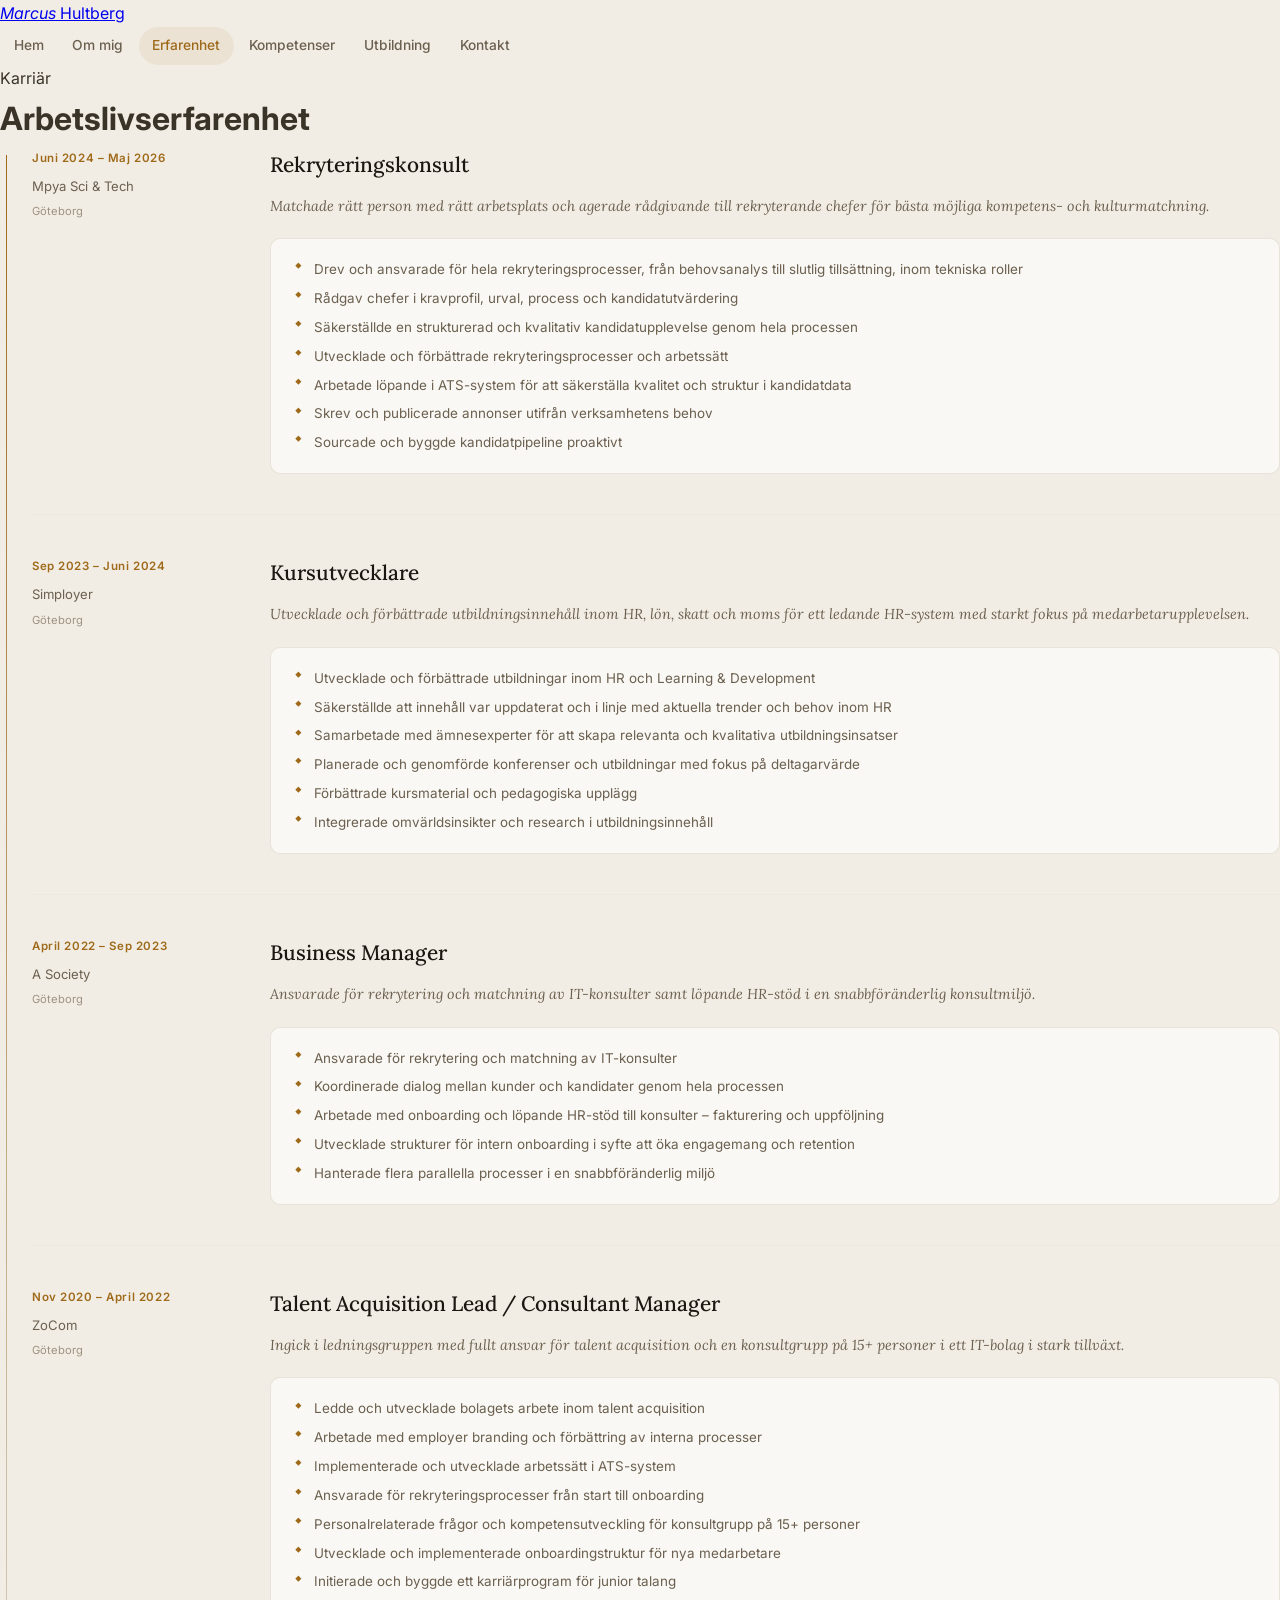
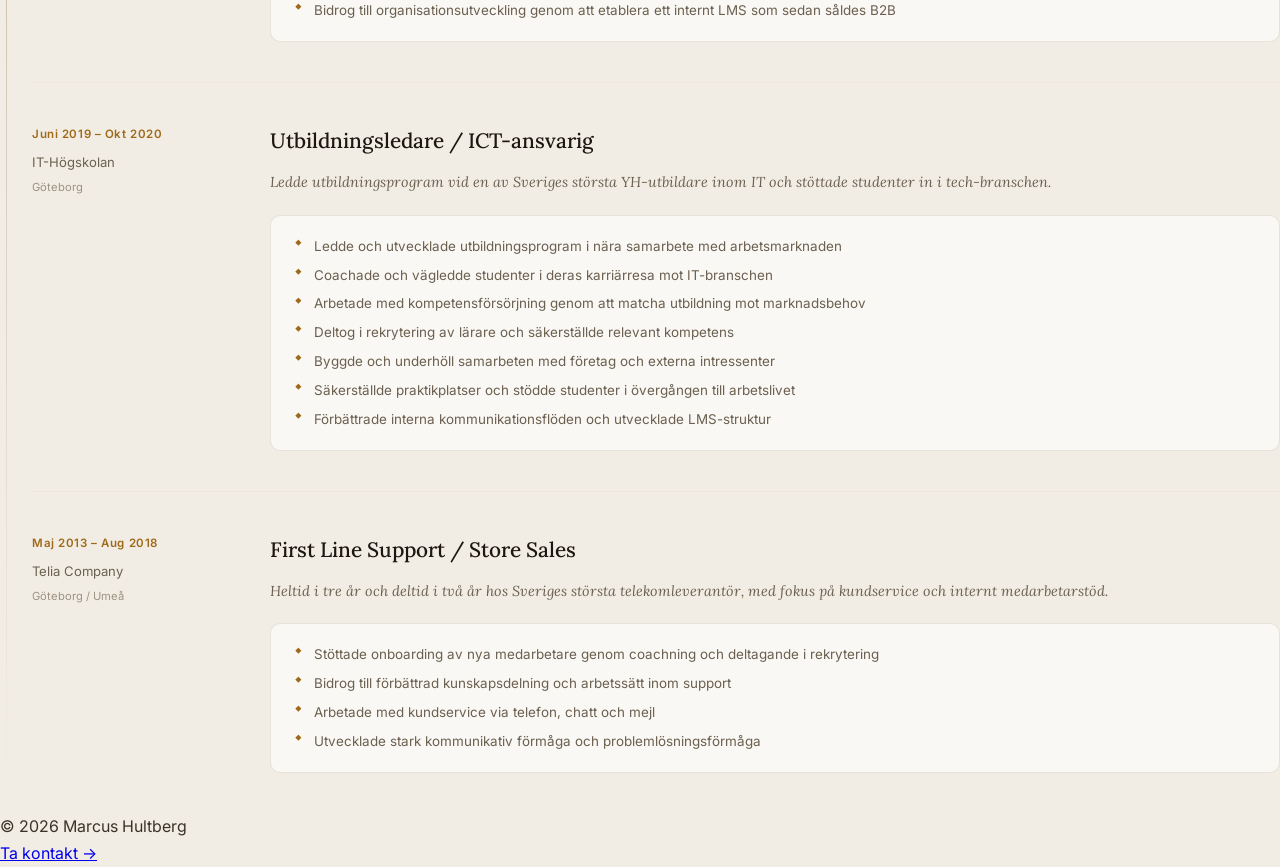
<file: erfarenhet.html>
<!DOCTYPE html>
<html lang="sv">
<head>
  <meta charset="UTF-8" />
  <meta name="viewport" content="width=device-width, initial-scale=1.0" />
  <title>Erfarenhet – Marcus Hultberg</title>
  <link rel="stylesheet" href="style.css" />
  <style>
    .timeline { display: flex; flex-direction: column; }

    .timeline-item {
      display: grid;
      grid-template-columns: 190px 1fr;
      gap: 3rem;
      padding: 2.5rem 0;
      border-bottom: 1px solid var(--border-light);
    }
    .timeline-item:first-child { padding-top: 0; }
    .timeline-item:last-child { border-bottom: none; }

    .timeline-left { padding-top: 0.15rem; }
    .timeline-period {
      font-size: 0.72rem;
      font-weight: 600;
      color: var(--amber);
      letter-spacing: 0.05em;
      margin-bottom: 0.4rem;
    }
    .timeline-company {
      font-size: 0.82rem;
      color: var(--ink-light);
      margin-bottom: 0.3rem;
    }
    .timeline-location {
      font-size: 0.7rem;
      color: var(--ink-dim);
    }

    .timeline-role {
      font-family: 'Lora', Georgia, serif;
      font-size: 1.3rem;
      font-weight: 500;
      color: var(--ink);
      margin-bottom: 0.75rem;
    }
    .timeline-desc {
      font-family: 'Lora', Georgia, serif;
      font-style: italic;
      font-size: 0.9rem;
      color: var(--ink-light);
      line-height: 1.75;
      margin-bottom: 1.2rem;
    }
    .timeline-card {
      background: var(--white);
      border: 1px solid var(--border);
      border-radius: var(--radius);
      padding: 1.25rem 1.5rem;
    }
    .timeline-bullets { list-style: none; display: flex; flex-direction: column; gap: 0.5rem; }
    .timeline-bullets li {
      font-size: 0.84rem;
      color: var(--ink-light);
      padding-left: 1.2rem;
      position: relative;
      line-height: 1.55;
    }
    .timeline-bullets li::before {
      content: '◆';
      position: absolute;
      left: 0;
      color: var(--amber);
      font-size: 0.4rem;
      top: 0.5em;
    }

    @media (max-width: 680px) {
      .timeline-item { grid-template-columns: 1fr; gap: 0.6rem; }
    }
  </style>
</head>
<body>

<nav>
  <div class="nav-inner">
    <a href="index.html" class="nav-logo"><em>Marcus</em> <span>Hultberg</span></a>
    <ul class="nav-links">
      <li><a href="index.html">Hem</a></li>
      <li><a href="om-mig.html">Om mig</a></li>
      <li><a href="erfarenhet.html" class="active">Erfarenhet</a></li>
      <li><a href="kompetenser.html">Kompetenser</a></li>
      <li><a href="utbildning.html">Utbildning</a></li>
      <li><a href="kontakt.html">Kontakt</a></li>
    </ul>
  </div>
</nav>

<div class="page">
  <div class="section-header">
    <p class="section-eyebrow">Karriär</p>
    <h1 class="section-title">Arbetslivserfarenhet</h1>
    <div class="section-divider"></div>
  </div>

  <div class="timeline">

    <div class="timeline-item">
      <div class="timeline-left">
        <p class="timeline-period">Juni 2024 – Maj 2026</p>
        <p class="timeline-company">Mpya Sci &amp; Tech</p>
        <p class="timeline-location">Göteborg</p>
      </div>
      <div>
        <h2 class="timeline-role">Rekryteringskonsult</h2>
        <p class="timeline-desc">Matchade rätt person med rätt arbetsplats och agerade rådgivande till rekryterande chefer för bästa möjliga kompetens- och kulturmatchning.</p>
        <div class="timeline-card">
          <ul class="timeline-bullets">
            <li>Drev och ansvarade för hela rekryteringsprocesser, från behovsanalys till slutlig tillsättning, inom tekniska roller</li>
            <li>Rådgav chefer i kravprofil, urval, process och kandidatutvärdering</li>
            <li>Säkerställde en strukturerad och kvalitativ kandidatupplevelse genom hela processen</li>
            <li>Utvecklade och förbättrade rekryteringsprocesser och arbetssätt</li>
            <li>Arbetade löpande i ATS-system för att säkerställa kvalitet och struktur i kandidatdata</li>
            <li>Skrev och publicerade annonser utifrån verksamhetens behov</li>
            <li>Sourcade och byggde kandidatpipeline proaktivt</li>
          </ul>
        </div>
      </div>
    </div>

    <div class="timeline-item">
      <div class="timeline-left">
        <p class="timeline-period">Sep 2023 – Juni 2024</p>
        <p class="timeline-company">Simployer</p>
        <p class="timeline-location">Göteborg</p>
      </div>
      <div>
        <h2 class="timeline-role">Kursutvecklare</h2>
        <p class="timeline-desc">Utvecklade och förbättrade utbildningsinnehåll inom HR, lön, skatt och moms för ett ledande HR-system med starkt fokus på medarbetarupplevelsen.</p>
        <div class="timeline-card">
          <ul class="timeline-bullets">
            <li>Utvecklade och förbättrade utbildningar inom HR och Learning &amp; Development</li>
            <li>Säkerställde att innehåll var uppdaterat och i linje med aktuella trender och behov inom HR</li>
            <li>Samarbetade med ämnesexperter för att skapa relevanta och kvalitativa utbildningsinsatser</li>
            <li>Planerade och genomförde konferenser och utbildningar med fokus på deltagarvärde</li>
            <li>Förbättrade kursmaterial och pedagogiska upplägg</li>
            <li>Integrerade omvärldsinsikter och research i utbildningsinnehåll</li>
          </ul>
        </div>
      </div>
    </div>

    <div class="timeline-item">
      <div class="timeline-left">
        <p class="timeline-period">April 2022 – Sep 2023</p>
        <p class="timeline-company">A Society</p>
        <p class="timeline-location">Göteborg</p>
      </div>
      <div>
        <h2 class="timeline-role">Business Manager</h2>
        <p class="timeline-desc">Ansvarade för rekrytering och matchning av IT-konsulter samt löpande HR-stöd i en snabbföränderlig konsultmiljö.</p>
        <div class="timeline-card">
          <ul class="timeline-bullets">
            <li>Ansvarade för rekrytering och matchning av IT-konsulter</li>
            <li>Koordinerade dialog mellan kunder och kandidater genom hela processen</li>
            <li>Arbetade med onboarding och löpande HR-stöd till konsulter – fakturering och uppföljning</li>
            <li>Utvecklade strukturer för intern onboarding i syfte att öka engagemang och retention</li>
            <li>Hanterade flera parallella processer i en snabbföränderlig miljö</li>
          </ul>
        </div>
      </div>
    </div>

    <div class="timeline-item">
      <div class="timeline-left">
        <p class="timeline-period">Nov 2020 – April 2022</p>
        <p class="timeline-company">ZoCom</p>
        <p class="timeline-location">Göteborg</p>
      </div>
      <div>
        <h2 class="timeline-role">Talent Acquisition Lead / Consultant Manager</h2>
        <p class="timeline-desc">Ingick i ledningsgruppen med fullt ansvar för talent acquisition och en konsultgrupp på 15+ personer i ett IT-bolag i stark tillväxt.</p>
        <div class="timeline-card">
          <ul class="timeline-bullets">
            <li>Ledde och utvecklade bolagets arbete inom talent acquisition</li>
            <li>Arbetade med employer branding och förbättring av interna processer</li>
            <li>Implementerade och utvecklade arbetssätt i ATS-system</li>
            <li>Ansvarade för rekryteringsprocesser från start till onboarding</li>
            <li>Personalrelaterade frågor och kompetensutveckling för konsultgrupp på 15+ personer</li>
            <li>Utvecklade och implementerade onboardingstruktur för nya medarbetare</li>
            <li>Initierade och byggde ett karriärprogram för junior talang</li>
            <li>Bidrog till organisationsutveckling genom att etablera ett internt LMS som sedan såldes B2B</li>
          </ul>
        </div>
      </div>
    </div>

    <div class="timeline-item">
      <div class="timeline-left">
        <p class="timeline-period">Juni 2019 – Okt 2020</p>
        <p class="timeline-company">IT-Högskolan</p>
        <p class="timeline-location">Göteborg</p>
      </div>
      <div>
        <h2 class="timeline-role">Utbildningsledare / ICT-ansvarig</h2>
        <p class="timeline-desc">Ledde utbildningsprogram vid en av Sveriges största YH-utbildare inom IT och stöttade studenter in i tech-branschen.</p>
        <div class="timeline-card">
          <ul class="timeline-bullets">
            <li>Ledde och utvecklade utbildningsprogram i nära samarbete med arbetsmarknaden</li>
            <li>Coachade och vägledde studenter i deras karriärresa mot IT-branschen</li>
            <li>Arbetade med kompetensförsörjning genom att matcha utbildning mot marknadsbehov</li>
            <li>Deltog i rekrytering av lärare och säkerställde relevant kompetens</li>
            <li>Byggde och underhöll samarbeten med företag och externa intressenter</li>
            <li>Säkerställde praktikplatser och stödde studenter i övergången till arbetslivet</li>
            <li>Förbättrade interna kommunikationsflöden och utvecklade LMS-struktur</li>
          </ul>
        </div>
      </div>
    </div>

    <div class="timeline-item">
      <div class="timeline-left">
        <p class="timeline-period">Maj 2013 – Aug 2018</p>
        <p class="timeline-company">Telia Company</p>
        <p class="timeline-location">Göteborg / Umeå</p>
      </div>
      <div>
        <h2 class="timeline-role">First Line Support / Store Sales</h2>
        <p class="timeline-desc">Heltid i tre år och deltid i två år hos Sveriges största telekomleverantör, med fokus på kundservice och internt medarbetarstöd.</p>
        <div class="timeline-card">
          <ul class="timeline-bullets">
            <li>Stöttade onboarding av nya medarbetare genom coachning och deltagande i rekrytering</li>
            <li>Bidrog till förbättrad kunskapsdelning och arbetssätt inom support</li>
            <li>Arbetade med kundservice via telefon, chatt och mejl</li>
            <li>Utvecklade stark kommunikativ förmåga och problemlösningsförmåga</li>
          </ul>
        </div>
      </div>
    </div>

  </div>
</div>

<footer>
  <p>© 2026 Marcus Hultberg</p>
  <a href="kontakt.html">Ta kontakt →</a>
</footer>

</body>
</html>
</file>
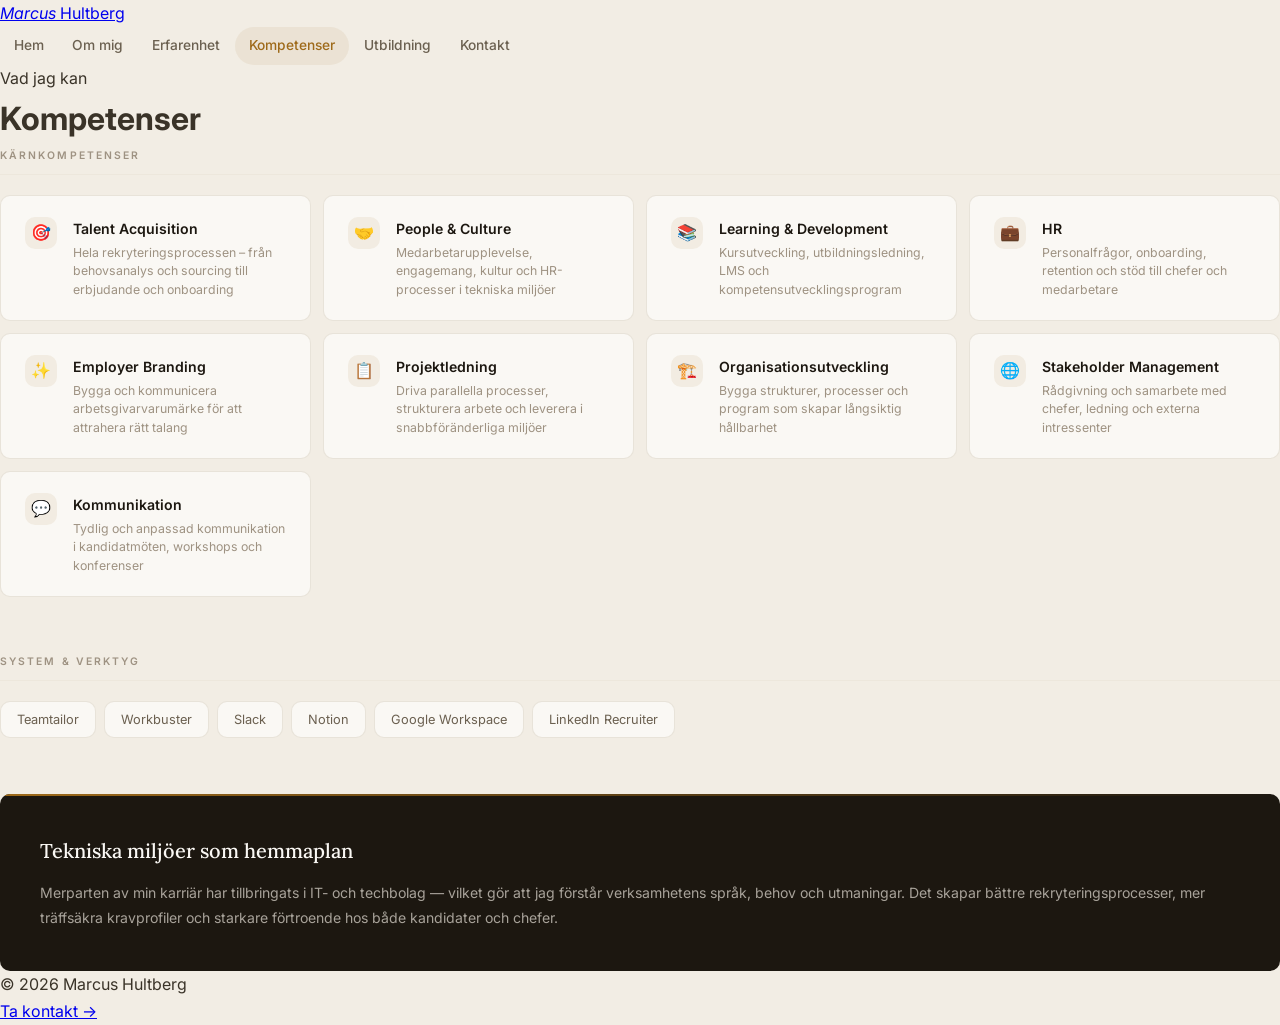
<file: kompetenser.html>
<!DOCTYPE html>
<html lang="sv">
<head>
  <meta charset="UTF-8" />
  <meta name="viewport" content="width=device-width, initial-scale=1.0" />
  <title>Kompetenser – Marcus Hultberg</title>
  <link rel="stylesheet" href="style.css" />
  <style>
    .skills-section { margin-bottom: 3.5rem; }
    .skills-section-title {
      font-size: 0.65rem;
      font-weight: 600;
      letter-spacing: 0.2em;
      text-transform: uppercase;
      color: var(--ink-dim);
      margin-bottom: 1.25rem;
      padding-bottom: 0.6rem;
      border-bottom: 1px solid var(--border-light);
    }

    .core-skills {
      display: grid;
      grid-template-columns: repeat(auto-fill, minmax(260px, 1fr));
      gap: 0.75rem;
    }
    .core-skill-card {
      background: var(--white);
      border: 1px solid var(--border);
      border-radius: var(--radius);
      padding: 1.3rem 1.5rem;
      display: flex;
      align-items: flex-start;
      gap: 1rem;
      transition: border-color 0.15s;
    }
    .core-skill-card:hover { border-color: var(--amber); }
    .core-skill-icon {
      width: 32px;
      height: 32px;
      min-width: 32px;
      background: var(--amber-pale);
      border-radius: var(--radius);
      display: flex;
      align-items: center;
      justify-content: center;
      font-size: 1rem;
    }
    .core-skill-name {
      font-size: 0.88rem;
      font-weight: 600;
      color: var(--ink);
      margin-bottom: 0.2rem;
    }
    .core-skill-desc {
      font-size: 0.77rem;
      color: var(--ink-dim);
      line-height: 1.5;
    }

    .tools-grid { display: flex; flex-wrap: wrap; gap: 0.5rem; }
    .tool-chip {
      background: var(--white);
      border: 1px solid var(--border);
      border-radius: var(--radius);
      padding: 0.4rem 1rem;
      font-size: 0.8rem;
      color: var(--ink-light);
      transition: all 0.15s;
    }
    .tool-chip:hover { border-color: var(--amber); color: var(--amber); }

    .highlight-box {
      background: var(--ink);
      border-radius: var(--radius);
      padding: 2.5rem;
      margin-top: 3rem;
      position: relative;
      overflow: hidden;
    }
    .highlight-box::before {
      content: '';
      position: absolute;
      top: 0; left: 0; right: 0;
      height: 2px;
      background: linear-gradient(90deg, var(--amber), transparent);
    }
    .highlight-box-title {
      font-family: 'Lora', Georgia, serif;
      font-size: 1.25rem;
      font-weight: 500;
      color: var(--white);
      margin-bottom: 0.75rem;
    }
    .highlight-box-text {
      font-size: 0.88rem;
      color: rgba(242,237,228,0.65);
      line-height: 1.8;
    }

    @media (max-width: 600px) { .core-skills { grid-template-columns: 1fr; } }
  </style>
</head>
<body>

<nav>
  <div class="nav-inner">
    <a href="index.html" class="nav-logo"><em>Marcus</em> <span>Hultberg</span></a>
    <ul class="nav-links">
      <li><a href="index.html">Hem</a></li>
      <li><a href="om-mig.html">Om mig</a></li>
      <li><a href="erfarenhet.html">Erfarenhet</a></li>
      <li><a href="kompetenser.html" class="active">Kompetenser</a></li>
      <li><a href="utbildning.html">Utbildning</a></li>
      <li><a href="kontakt.html">Kontakt</a></li>
    </ul>
  </div>
</nav>

<div class="page">
  <div class="section-header">
    <p class="section-eyebrow">Vad jag kan</p>
    <h1 class="section-title">Kompetenser</h1>
    <div class="section-divider"></div>
  </div>

  <div class="skills-section">
    <p class="skills-section-title">Kärnkompetenser</p>
    <div class="core-skills">
      <div class="core-skill-card">
        <div class="core-skill-icon">🎯</div>
        <div>
          <p class="core-skill-name">Talent Acquisition</p>
          <p class="core-skill-desc">Hela rekryteringsprocessen – från behovsanalys och sourcing till erbjudande och onboarding</p>
        </div>
      </div>
      <div class="core-skill-card">
        <div class="core-skill-icon">🤝</div>
        <div>
          <p class="core-skill-name">People &amp; Culture</p>
          <p class="core-skill-desc">Medarbetarupplevelse, engagemang, kultur och HR-processer i tekniska miljöer</p>
        </div>
      </div>
      <div class="core-skill-card">
        <div class="core-skill-icon">📚</div>
        <div>
          <p class="core-skill-name">Learning &amp; Development</p>
          <p class="core-skill-desc">Kursutveckling, utbildningsledning, LMS och kompetensutvecklingsprogram</p>
        </div>
      </div>
      <div class="core-skill-card">
        <div class="core-skill-icon">💼</div>
        <div>
          <p class="core-skill-name">HR</p>
          <p class="core-skill-desc">Personalfrågor, onboarding, retention och stöd till chefer och medarbetare</p>
        </div>
      </div>
      <div class="core-skill-card">
        <div class="core-skill-icon">✨</div>
        <div>
          <p class="core-skill-name">Employer Branding</p>
          <p class="core-skill-desc">Bygga och kommunicera arbetsgivarvarumärke för att attrahera rätt talang</p>
        </div>
      </div>
      <div class="core-skill-card">
        <div class="core-skill-icon">📋</div>
        <div>
          <p class="core-skill-name">Projektledning</p>
          <p class="core-skill-desc">Driva parallella processer, strukturera arbete och leverera i snabbföränderliga miljöer</p>
        </div>
      </div>
      <div class="core-skill-card">
        <div class="core-skill-icon">🏗️</div>
        <div>
          <p class="core-skill-name">Organisationsutveckling</p>
          <p class="core-skill-desc">Bygga strukturer, processer och program som skapar långsiktig hållbarhet</p>
        </div>
      </div>
      <div class="core-skill-card">
        <div class="core-skill-icon">🌐</div>
        <div>
          <p class="core-skill-name">Stakeholder Management</p>
          <p class="core-skill-desc">Rådgivning och samarbete med chefer, ledning och externa intressenter</p>
        </div>
      </div>
      <div class="core-skill-card">
        <div class="core-skill-icon">💬</div>
        <div>
          <p class="core-skill-name">Kommunikation</p>
          <p class="core-skill-desc">Tydlig och anpassad kommunikation i kandidatmöten, workshops och konferenser</p>
        </div>
      </div>
    </div>
  </div>

  <div class="skills-section">
    <p class="skills-section-title">System &amp; verktyg</p>
    <div class="tools-grid">
      <span class="tool-chip">Teamtailor</span>
      <span class="tool-chip">Workbuster</span>
      <span class="tool-chip">Slack</span>
      <span class="tool-chip">Notion</span>
      <span class="tool-chip">Google Workspace</span>
      <span class="tool-chip">LinkedIn Recruiter</span>
    </div>
  </div>

  <div class="highlight-box">
    <h2 class="highlight-box-title">Tekniska miljöer som hemmaplan</h2>
    <p class="highlight-box-text">
      Merparten av min karriär har tillbringats i IT- och techbolag — vilket gör att jag förstår
      verksamhetens språk, behov och utmaningar. Det skapar bättre rekryteringsprocesser,
      mer träffsäkra kravprofiler och starkare förtroende hos både kandidater och chefer.
    </p>
  </div>
</div>

<footer>
  <p>© 2026 Marcus Hultberg</p>
  <a href="kontakt.html">Ta kontakt →</a>
</footer>

</body>
</html>
</file>
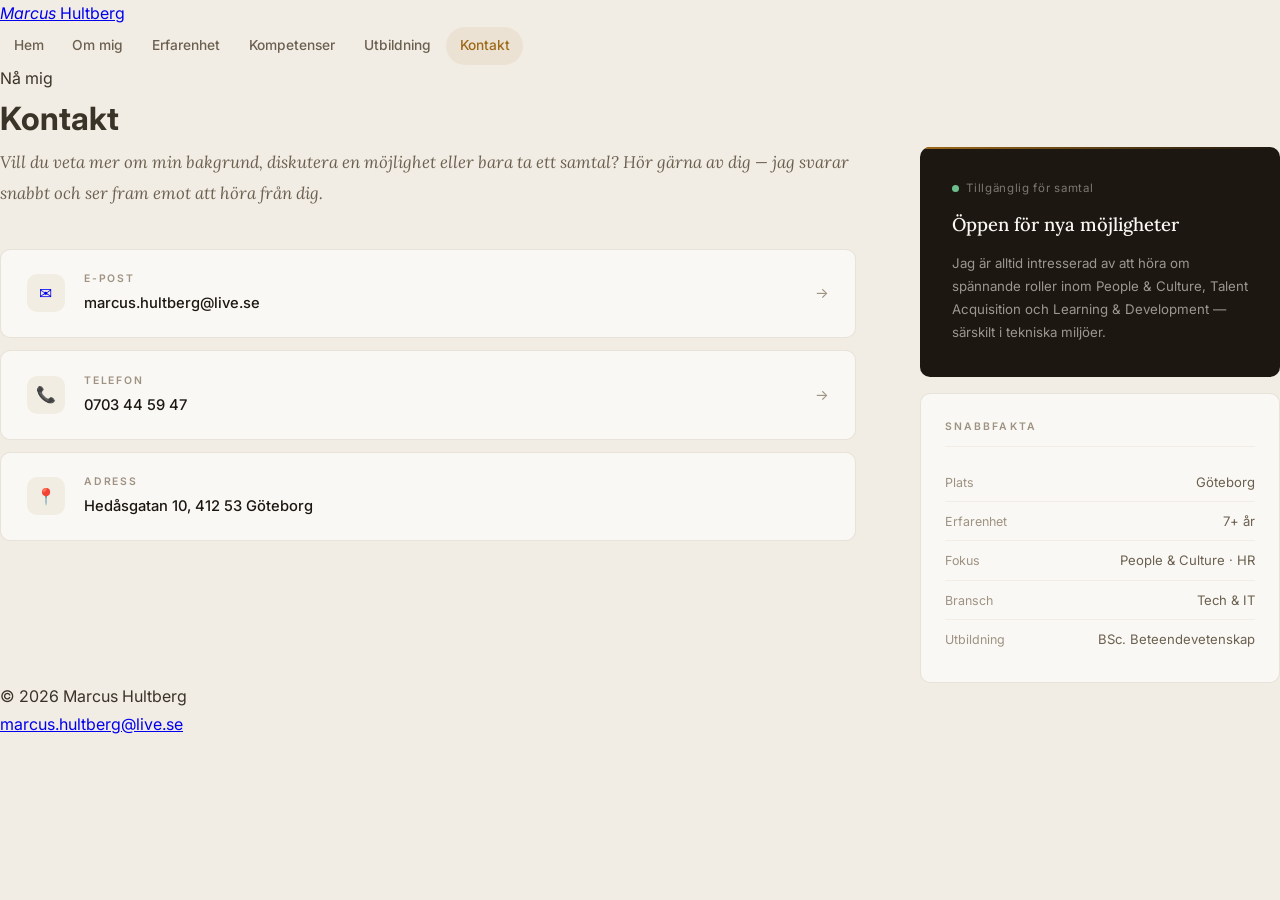
<file: kontakt.html>
<!DOCTYPE html>
<html lang="sv">
<head>
  <meta charset="UTF-8" />
  <meta name="viewport" content="width=device-width, initial-scale=1.0" />
  <title>Kontakt – Marcus Hultberg</title>
  <link rel="stylesheet" href="style.css" />
  <style>
    .kontakt-layout {
      display: grid;
      grid-template-columns: 1fr 360px;
      gap: 4rem;
      align-items: start;
    }
    .kontakt-intro {
      font-family: 'Lora', Georgia, serif;
      font-style: italic;
      font-size: 1.05rem;
      color: var(--ink-light);
      line-height: 1.85;
      margin-bottom: 2.5rem;
    }
    .kontakt-cards { display: flex; flex-direction: column; gap: 0.75rem; }
    .kontakt-card {
      background: var(--white);
      border: 1px solid var(--border);
      border-radius: var(--radius);
      padding: 1.3rem 1.6rem;
      display: flex;
      align-items: center;
      gap: 1.2rem;
      text-decoration: none;
      transition: border-color 0.15s;
    }
    .kontakt-card:hover { border-color: var(--amber); }
    .kontakt-card-icon {
      width: 38px;
      height: 38px;
      min-width: 38px;
      border-radius: var(--radius);
      background: var(--amber-pale);
      display: flex;
      align-items: center;
      justify-content: center;
      font-size: 1rem;
    }
    .kontakt-card-label {
      font-size: 0.65rem;
      font-weight: 600;
      letter-spacing: 0.18em;
      text-transform: uppercase;
      color: var(--ink-dim);
      margin-bottom: 0.2rem;
    }
    .kontakt-card-value {
      font-size: 0.92rem;
      font-weight: 500;
      color: var(--ink);
    }
    .kontakt-card-arrow {
      margin-left: auto;
      font-size: 0.9rem;
      color: var(--ink-dim);
      transition: transform 0.15s;
    }
    .kontakt-card:hover .kontakt-card-arrow { transform: translateX(3px); color: var(--amber); }

    .availability-box {
      background: var(--ink);
      border-radius: var(--radius);
      padding: 2rem;
      margin-bottom: 1rem;
      position: relative;
      overflow: hidden;
    }
    .availability-box::before {
      content: '';
      position: absolute;
      top: 0; left: 0; right: 0;
      height: 2px;
      background: linear-gradient(90deg, var(--amber), transparent);
    }
    .availability-dot {
      display: inline-block;
      width: 7px;
      height: 7px;
      background: #6dbe8d;
      border-radius: 50%;
      margin-right: 0.45rem;
    }
    .availability-status {
      font-size: 0.72rem;
      color: rgba(242,237,228,0.45);
      margin-bottom: 0.7rem;
      letter-spacing: 0.06em;
    }
    .availability-title {
      font-family: 'Lora', Georgia, serif;
      font-size: 1.15rem;
      font-weight: 500;
      color: var(--white);
      margin-bottom: 0.7rem;
    }
    .availability-text {
      font-size: 0.83rem;
      color: rgba(242,237,228,0.6);
      line-height: 1.75;
    }

    .info-box {
      background: var(--white);
      border: 1px solid var(--border);
      border-radius: var(--radius);
      padding: 1.5rem;
    }
    .info-box-title {
      font-size: 0.65rem;
      font-weight: 600;
      letter-spacing: 0.2em;
      text-transform: uppercase;
      color: var(--ink-dim);
      margin-bottom: 1rem;
      padding-bottom: 0.65rem;
      border-bottom: 1px solid var(--border-light);
    }
    .info-row {
      display: flex;
      justify-content: space-between;
      align-items: baseline;
      padding: 0.5rem 0;
      border-bottom: 1px solid var(--border-light);
    }
    .info-row:last-child { border-bottom: none; }
    .info-row-label { font-size: 0.78rem; color: var(--ink-dim); }
    .info-row-value { font-size: 0.82rem; color: var(--ink-light); text-align: right; }

    @media (max-width: 720px) { .kontakt-layout { grid-template-columns: 1fr; } }
  </style>
</head>
<body>

<nav>
  <div class="nav-inner">
    <a href="index.html" class="nav-logo"><em>Marcus</em> <span>Hultberg</span></a>
    <ul class="nav-links">
      <li><a href="index.html">Hem</a></li>
      <li><a href="om-mig.html">Om mig</a></li>
      <li><a href="erfarenhet.html">Erfarenhet</a></li>
      <li><a href="kompetenser.html">Kompetenser</a></li>
      <li><a href="utbildning.html">Utbildning</a></li>
      <li><a href="kontakt.html" class="active">Kontakt</a></li>
    </ul>
  </div>
</nav>

<div class="page">
  <div class="section-header">
    <p class="section-eyebrow">Nå mig</p>
    <h1 class="section-title">Kontakt</h1>
    <div class="section-divider"></div>
  </div>

  <div class="kontakt-layout">
    <div>
      <p class="kontakt-intro">
        Vill du veta mer om min bakgrund, diskutera en möjlighet eller bara ta ett samtal?
        Hör gärna av dig — jag svarar snabbt och ser fram emot att höra från dig.
      </p>
      <div class="kontakt-cards">
        <a href="mailto:marcus.hultberg@live.se" class="kontakt-card">
          <div class="kontakt-card-icon">✉️</div>
          <div>
            <p class="kontakt-card-label">E-post</p>
            <p class="kontakt-card-value">marcus.hultberg@live.se</p>
          </div>
          <span class="kontakt-card-arrow">→</span>
        </a>
        <a href="tel:+46703445947" class="kontakt-card">
          <div class="kontakt-card-icon">📞</div>
          <div>
            <p class="kontakt-card-label">Telefon</p>
            <p class="kontakt-card-value">0703 44 59 47</p>
          </div>
          <span class="kontakt-card-arrow">→</span>
        </a>
        <div class="kontakt-card" style="cursor:default;">
          <div class="kontakt-card-icon">📍</div>
          <div>
            <p class="kontakt-card-label">Adress</p>
            <p class="kontakt-card-value">Hedåsgatan 10, 412 53 Göteborg</p>
          </div>
        </div>
      </div>
    </div>

    <div>
      <div class="availability-box">
        <p class="availability-status"><span class="availability-dot"></span>Tillgänglig för samtal</p>
        <h2 class="availability-title">Öppen för nya möjligheter</h2>
        <p class="availability-text">Jag är alltid intresserad av att höra om spännande roller inom People &amp; Culture, Talent Acquisition och Learning &amp; Development — särskilt i tekniska miljöer.</p>
      </div>
      <div class="info-box">
        <p class="info-box-title">Snabbfakta</p>
        <div class="info-row">
          <span class="info-row-label">Plats</span>
          <span class="info-row-value">Göteborg</span>
        </div>
        <div class="info-row">
          <span class="info-row-label">Erfarenhet</span>
          <span class="info-row-value">7+ år</span>
        </div>
        <div class="info-row">
          <span class="info-row-label">Fokus</span>
          <span class="info-row-value">People &amp; Culture · HR</span>
        </div>
        <div class="info-row">
          <span class="info-row-label">Bransch</span>
          <span class="info-row-value">Tech &amp; IT</span>
        </div>
        <div class="info-row">
          <span class="info-row-label">Utbildning</span>
          <span class="info-row-value">BSc. Beteendevetenskap</span>
        </div>
      </div>
    </div>
  </div>
</div>

<footer>
  <p>© 2026 Marcus Hultberg</p>
  <a href="mailto:marcus.hultberg@live.se">marcus.hultberg@live.se</a>
</footer>

</body>
</html>
</file>
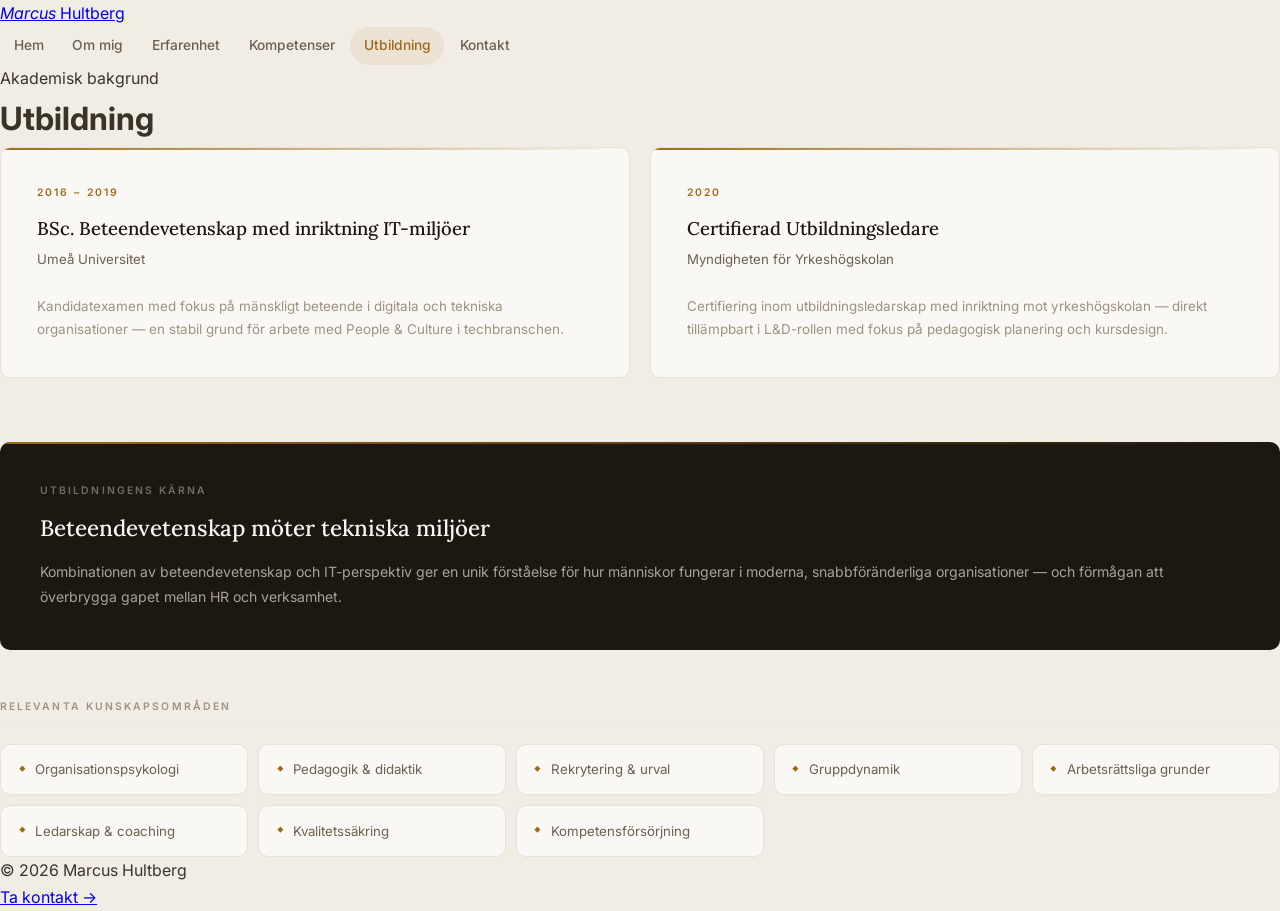
<file: utbildning.html>
<!DOCTYPE html>
<html lang="sv">
<head>
  <meta charset="UTF-8" />
  <meta name="viewport" content="width=device-width, initial-scale=1.0" />
  <title>Utbildning – Marcus Hultberg</title>
  <link rel="stylesheet" href="style.css" />
  <style>
    .edu-grid {
      display: grid;
      grid-template-columns: 1fr 1fr;
      gap: 1.25rem;
      margin-bottom: 4rem;
    }
    .edu-card {
      background: var(--white);
      border: 1px solid var(--border);
      border-radius: var(--radius);
      padding: 2.25rem;
      position: relative;
      overflow: hidden;
    }
    .edu-card::before {
      content: '';
      position: absolute;
      top: 0; left: 0; right: 0;
      height: 2px;
      background: linear-gradient(90deg, var(--amber), transparent);
    }
    .edu-card-year {
      font-size: 0.65rem;
      font-weight: 600;
      letter-spacing: 0.2em;
      text-transform: uppercase;
      color: var(--amber);
      margin-bottom: 0.9rem;
    }
    .edu-card-degree {
      font-family: 'Lora', Georgia, serif;
      font-size: 1.15rem;
      font-weight: 500;
      color: var(--ink);
      line-height: 1.35;
      margin-bottom: 0.5rem;
    }
    .edu-card-school {
      font-size: 0.83rem;
      color: var(--ink-light);
      margin-bottom: 1.5rem;
    }
    .edu-card-desc {
      font-size: 0.84rem;
      color: var(--ink-dim);
      line-height: 1.7;
    }

    .edu-focus {
      background: var(--ink);
      border-radius: var(--radius);
      padding: 2.5rem;
      margin-bottom: 3rem;
      position: relative;
      overflow: hidden;
    }
    .edu-focus::before {
      content: '';
      position: absolute;
      top: 0; left: 0; right: 0;
      height: 2px;
      background: linear-gradient(90deg, var(--amber), transparent);
    }
    .edu-focus-label {
      font-size: 0.65rem;
      font-weight: 600;
      letter-spacing: 0.2em;
      text-transform: uppercase;
      color: rgba(242,237,228,0.4);
      margin-bottom: 0.6rem;
    }
    .edu-focus-title {
      font-family: 'Lora', Georgia, serif;
      font-size: 1.4rem;
      font-weight: 500;
      color: var(--white);
      margin-bottom: 0.75rem;
    }
    .edu-focus-text {
      font-size: 0.88rem;
      color: rgba(242,237,228,0.65);
      line-height: 1.8;
    }

    .edu-areas-title {
      font-size: 0.65rem;
      font-weight: 600;
      letter-spacing: 0.2em;
      text-transform: uppercase;
      color: var(--ink-dim);
      margin-bottom: 1.1rem;
      padding-bottom: 0.6rem;
      border-bottom: 1px solid var(--border-light);
    }
    .edu-areas {
      display: grid;
      grid-template-columns: repeat(auto-fill, minmax(210px, 1fr));
      gap: 0.6rem;
    }
    .edu-area {
      background: var(--white);
      border: 1px solid var(--border);
      border-radius: var(--radius);
      padding: 0.85rem 1.1rem;
      font-size: 0.83rem;
      color: var(--ink-light);
      display: flex;
      align-items: center;
      gap: 0.6rem;
    }
    .edu-area::before {
      content: '◆';
      color: var(--amber);
      font-size: 0.4rem;
      flex-shrink: 0;
    }

    @media (max-width: 600px) { .edu-grid { grid-template-columns: 1fr; } }
  </style>
</head>
<body>

<nav>
  <div class="nav-inner">
    <a href="index.html" class="nav-logo"><em>Marcus</em> <span>Hultberg</span></a>
    <ul class="nav-links">
      <li><a href="index.html">Hem</a></li>
      <li><a href="om-mig.html">Om mig</a></li>
      <li><a href="erfarenhet.html">Erfarenhet</a></li>
      <li><a href="kompetenser.html">Kompetenser</a></li>
      <li><a href="utbildning.html" class="active">Utbildning</a></li>
      <li><a href="kontakt.html">Kontakt</a></li>
    </ul>
  </div>
</nav>

<div class="page">
  <div class="section-header">
    <p class="section-eyebrow">Akademisk bakgrund</p>
    <h1 class="section-title">Utbildning</h1>
    <div class="section-divider"></div>
  </div>

  <div class="edu-grid">
    <div class="edu-card">
      <p class="edu-card-year">2016 – 2019</p>
      <h2 class="edu-card-degree">BSc. Beteendevetenskap med inriktning IT-miljöer</h2>
      <p class="edu-card-school">Umeå Universitet</p>
      <p class="edu-card-desc">Kandidatexamen med fokus på mänskligt beteende i digitala och tekniska organisationer — en stabil grund för arbete med People &amp; Culture i techbranschen.</p>
    </div>
    <div class="edu-card">
      <p class="edu-card-year">2020</p>
      <h2 class="edu-card-degree">Certifierad Utbildningsledare</h2>
      <p class="edu-card-school">Myndigheten för Yrkeshögskolan</p>
      <p class="edu-card-desc">Certifiering inom utbildningsledarskap med inriktning mot yrkeshögskolan — direkt tillämpbart i L&amp;D-rollen med fokus på pedagogisk planering och kursdesign.</p>
    </div>
  </div>

  <div class="edu-focus">
    <p class="edu-focus-label">Utbildningens kärna</p>
    <h2 class="edu-focus-title">Beteendevetenskap möter tekniska miljöer</h2>
    <p class="edu-focus-text">Kombinationen av beteendevetenskap och IT-perspektiv ger en unik förståelse för hur människor fungerar i moderna, snabbföränderliga organisationer — och förmågan att överbrygga gapet mellan HR och verksamhet.</p>
  </div>

  <div>
    <p class="edu-areas-title">Relevanta kunskapsområden</p>
    <div class="edu-areas">
      <div class="edu-area">Organisationspsykologi</div>
      <div class="edu-area">Pedagogik &amp; didaktik</div>
      <div class="edu-area">Rekrytering &amp; urval</div>
      <div class="edu-area">Gruppdynamik</div>
      <div class="edu-area">Arbetsrättsliga grunder</div>
      <div class="edu-area">Ledarskap &amp; coaching</div>
      <div class="edu-area">Kvalitetssäkring</div>
      <div class="edu-area">Kompetensförsörjning</div>
    </div>
  </div>
</div>

<footer>
  <p>© 2026 Marcus Hultberg</p>
  <a href="kontakt.html">Ta kontakt →</a>
</footer>

</body>
</html>
</file>
<file: style.css>
@import url('https://fonts.googleapis.com/css2?family=Lora:ital,wght@0,400;0,500;0,600;0,700;1,400;1,500;1,600&family=Inter:wght@300;400;500;600;700&family=JetBrains+Mono:wght@400;500&display=swap');

*, *::before, *::after { box-sizing: border-box; margin: 0; padding: 0; }

:root {
  /* ── PALETTE (unchanged from previous site) ── */
  --bg:            #f2ede4;
  --bg2:           #ece6da;
  --bg3:           #e4ddd0;
  --white:         #faf8f4;
  --border:        rgba(216,208,192,0.5);
  --border-light:  rgba(228,221,208,0.4);
  --border-strong: rgba(184,173,152,0.5);
  --ink:           #1c1710;
  --ink-mid:       #3a3328;
  --ink-light:     #6b6050;
  --ink-dim:       #9e9282;
  --amber:         #9e6a1a;
  --amber-light:   #b87d2a;
  --amber-pale:    rgba(var(--accent-rgb),0.08);

  /* Channels behind the colours above. A job theme (jobs/<slug>.css) sets
     these and every wash, shadow and tint on the page follows along. */
  --accent-rgb:    158,106,26;
  --white-rgb:     250,248,244;
  --bg-rgb:        242,237,228;

  /* The veil over the Gothenburg photo, and the tick in "What I'm passionate
     about" — both carry a colour a theme needs to be able to reach. */
  --photo-veil: linear-gradient(160deg,
    rgba(242,237,228,0.96) 0%,
    rgba(236,230,218,0.93) 40%,
    rgba(228,221,208,0.88) 70%,
    rgba(220,212,198,0.82) 100%);
  --icon-check: url("data:image/svg+xml,%3Csvg xmlns='http://www.w3.org/2000/svg' viewBox='0 0 24 24' fill='none' stroke='%239e6a1a' stroke-width='3.5' stroke-linecap='round' stroke-linejoin='round'%3E%3Cpolyline points='20 6 9 17 4 12'/%3E%3C/svg%3E");

  --radius:        10px;
  --radius-lg:     18px;
  --radius-pill:   100px;
  --max:           1080px;
  --nav-h:         64px;
  --shadow:        0 2px 12px rgba(28,23,16,0.10), 0 1px 3px rgba(28,23,16,0.06);
  --shadow-sm:     0 1px 4px rgba(28,23,16,0.07);
  --shadow-lg:     0 10px 40px rgba(28,23,16,0.13);

  --serif:  'Lora', Georgia, 'Times New Roman', serif;
  --sans:   'Inter', system-ui, -apple-system, sans-serif;
  --mono:   'JetBrains Mono', ui-monospace, 'SF Mono', Menlo, monospace;
}

html { scroll-behavior: smooth; scroll-padding-top: calc(var(--nav-h) + 16px); }

body {
  background: var(--bg);
  color: var(--ink-mid);
  font-family: var(--sans);
  font-size: 16px;
  line-height: 1.7;
  -webkit-font-smoothing: antialiased;
  overflow-x: hidden;
}

img { max-width: 100%; display: block; }
::selection { background: rgba(var(--accent-rgb),0.18); }

/* Keyboard focus is always visible; mouse clicks don't draw the ring. */
:focus-visible { outline: 3px solid var(--amber); outline-offset: 3px; border-radius: 4px; }

.sr-only {
  position: absolute;
  width: 1px; height: 1px;
  margin: -1px; padding: 0;
  overflow: hidden;
  clip: rect(0 0 0 0);
  white-space: nowrap;
  border: 0;
}

/* ══════════════════════════════════════════
   NAV
   ══════════════════════════════════════════ */
.nav {
  position: fixed;
  top: 0; left: 0; right: 0;
  z-index: 100;
  background: rgba(var(--white-rgb),0.78);
  backdrop-filter: blur(14px);
  -webkit-backdrop-filter: blur(14px);
  border-bottom: 1px solid var(--border);
}
.nav-top {
  max-width: var(--max);
  height: var(--nav-h);
  margin: 0 auto;
  padding: 0 2.5rem;
  display: flex;
  align-items: center;
  gap: 1.5rem;
}
.nav-bar { margin-left: auto; min-width: 0; }

.brand {
  display: flex;
  align-items: center;
  gap: 0.6rem;
  font-family: var(--serif);
  font-size: 1.12rem;
  font-weight: 600;
  color: var(--ink);
  text-decoration: none;
  letter-spacing: 0.005em;
}
.brand-dot {
  width: 10px; height: 10px;
  border-radius: 50%;
  background: var(--amber);
  box-shadow: 0 0 0 3px var(--amber-pale);
  flex-shrink: 0;
}
.brand em { font-style: normal; color: var(--amber); }

.nav-actions { display: flex; align-items: center; gap: 0.6rem; }

.nav-links {
  display: flex;
  align-items: center;
  gap: 0.1rem;
  list-style: none;
  min-width: 0;
  overflow-x: auto;
  scrollbar-width: none;
  -ms-overflow-style: none;
}
.nav-links::-webkit-scrollbar { display: none; }
.nav-links a {
  display: block;
  font-size: 0.86rem;
  font-weight: 500;
  color: var(--ink-light);
  text-decoration: none;
  padding: 0.45rem 0.85rem;
  border-radius: var(--radius-pill);
  transition: color 0.15s, background 0.15s;
  white-space: nowrap;
}
.nav-links a:hover { color: var(--ink); background: rgba(216,208,192,0.28); }
.nav-links a.active { color: var(--amber); background: var(--amber-pale); }

/* "What I do" is in the nav only on application pages, where packs retitle
   it "How I match". job.js sets .has-pack once a pack has been applied. */
.nav-links .nav-match,
.nav-mobile .nav-match { display: none; }
.has-pack .nav-links .nav-match { display: list-item; }
.has-pack .nav-mobile .nav-match { display: block; }

/* Language toggle */
.lang-toggle {
  font-family: var(--mono);
  font-size: 0.66rem;
  font-weight: 500;
  letter-spacing: 0.1em;
  color: var(--ink-light);
  background: rgba(var(--white-rgb),0.6);
  border: 1px solid var(--border-strong);
  border-radius: var(--radius-pill);
  padding: 0.3rem 0.7rem;
  cursor: pointer;
  transition: border-color 0.15s, color 0.15s;
}
.lang-toggle:hover { border-color: var(--amber); color: var(--amber); }

/* Hamburger */
.nav-hamburger {
  display: none;
  flex-direction: column;
  justify-content: center;
  gap: 4px;
  width: 30px; height: 30px;
  background: none; border: none;
  cursor: pointer; padding: 3px;
}
.nav-hamburger span {
  display: block; width: 100%; height: 2px;
  background: var(--ink-light); border-radius: 2px;
  transition: transform 0.25s, opacity 0.2s;
}
.nav-hamburger.open span:nth-child(1) { transform: translateY(6px) rotate(45deg); }
.nav-hamburger.open span:nth-child(2) { opacity: 0; }
.nav-hamburger.open span:nth-child(3) { transform: translateY(-6px) rotate(-45deg); }

.nav-mobile {
  display: none;
  position: fixed;
  inset: var(--nav-h) 0 0;
  z-index: 99;
  background: rgba(var(--bg-rgb),0.98);
  backdrop-filter: blur(16px);
  flex-direction: column;
  align-items: center;
  justify-content: center;
  gap: 0.25rem;
}
.nav-mobile.open { display: flex; }
.nav-mobile a {
  font-family: var(--serif);
  font-size: 1.35rem;
  font-weight: 500;
  color: var(--ink-light);
  text-decoration: none;
  padding: 0.6rem 1.5rem;
}
.nav-mobile a:hover, .nav-mobile a.active { color: var(--amber); }

/* ══════════════════════════════════════════
   BUTTONS
   ══════════════════════════════════════════ */
.btn {
  display: inline-flex;
  align-items: center;
  gap: 0.55rem;
  font-family: var(--sans);
  font-size: 0.86rem;
  font-weight: 600;
  line-height: 1;
  text-decoration: none;
  padding: 0.85rem 1.5rem;
  border-radius: var(--radius-pill);
  border: 1px solid transparent;
  cursor: pointer;
  transition: background 0.18s, border-color 0.18s, color 0.18s, transform 0.18s, box-shadow 0.18s;
  white-space: nowrap;
}
.btn:hover { transform: translateY(-1px); }
.btn-primary {
  background: var(--amber);
  border-color: var(--amber);
  color: var(--white);
  box-shadow: 0 2px 10px rgba(var(--accent-rgb),0.22);
}
.btn-primary:hover { background: var(--amber-light); border-color: var(--amber-light); box-shadow: 0 6px 18px rgba(var(--accent-rgb),0.28); }
.btn-ghost {
  background: rgba(var(--white-rgb),0.6);
  border-color: var(--border-strong);
  color: var(--ink);
  backdrop-filter: blur(8px);
}
.btn-ghost:hover { border-color: var(--amber); color: var(--amber); }
.btn-sm { font-size: 0.78rem; padding: 0.55rem 1.1rem; }
.btn .arr { font-size: 0.9em; opacity: 0.85; }

/* ══════════════════════════════════════════
   LAYOUT PRIMITIVES
   ══════════════════════════════════════════ */
.wrap { max-width: var(--max); margin: 0 auto; padding: 0 2.5rem; }

.band { position: relative; padding: 6rem 0; }
.band--alt { background: var(--bg2); }
.band--tint { background: var(--bg3); }
.band + .band--alt, .band--alt + .band { border-top: 1px solid var(--border-light); }

/* Photo band = Gothenburg background, same treatment as before */
.band--photo { color: var(--ink); }
.band--photo::before {
  content: '';
  position: absolute; inset: 0;
  background-image: url('goteborg.jpg');
  background-size: cover;
  background-position: center 60%;
  background-attachment: fixed;
  z-index: 0;
}
.band--photo::after {
  content: '';
  position: absolute; inset: 0;
  background: var(--photo-veil);
  z-index: 0;
}
.band--photo > :not(dialog) { position: relative; z-index: 1; }

/* Section heading block */
.eyebrow {
  font-family: var(--mono);
  font-size: 0.7rem;
  font-weight: 500;
  letter-spacing: 0.22em;
  text-transform: uppercase;
  color: var(--amber);
  margin-bottom: 1rem;
}
.sec-title {
  font-family: var(--serif);
  font-size: clamp(1.85rem, 3.4vw, 2.6rem);
  font-weight: 600;
  line-height: 1.15;
  color: var(--ink);
  letter-spacing: -0.01em;
  max-width: 22ch;
}
.sec-lead {
  font-size: 1rem;
  color: var(--ink-light);
  line-height: 1.8;
  max-width: 62ch;
  margin-top: 1.1rem;
}
.sec-head { margin-bottom: 2.75rem; }
.sec-actions { display: flex; flex-wrap: wrap; gap: 0.6rem; margin-top: 1.5rem; }

/* Cards */
.card {
  background: rgba(var(--white-rgb),0.6);
  backdrop-filter: blur(8px);
  border: 1px solid var(--border);
  border-radius: var(--radius-lg);
  box-shadow: var(--shadow-sm), inset 0 1px 0 rgba(255,255,255,0.5);
}

/* Pills */
.pill {
  display: inline-block;
  font-size: 0.82rem;
  color: var(--ink-mid);
  background: rgba(var(--white-rgb),0.65);
  border: 1px solid var(--border-strong);
  border-radius: var(--radius-pill);
  padding: 0.4rem 1rem;
  transition: border-color 0.15s, color 0.15s;
}
.pill--accent { background: var(--amber-pale); border-color: rgba(var(--accent-rgb),0.28); color: var(--amber); font-weight: 500; }
.pill-row { display: flex; flex-wrap: wrap; gap: 0.5rem; }

/* Reveal on scroll */
.reveal { opacity: 0; transform: translateY(12px); transition: opacity 0.45s ease, transform 0.45s ease; }
.reveal.in { opacity: 1; transform: none; }
@media (prefers-reduced-motion: reduce) {
  html { scroll-behavior: auto; }
  .reveal { opacity: 1; transform: none; transition: none; }
  .btn:hover { transform: none; }
  .ask-dot { animation: none; }
}

/* ══════════════════════════════════════════
   HERO
   ══════════════════════════════════════════ */
.hero { padding: calc(var(--nav-h) + 4rem) 0 4rem; }

/* Portrait and header text sit side by side, vertically centred on each
   other, rather than the photo stacking above the name. */
.hero-grid {
  display: grid;
  grid-template-columns: minmax(0, 1fr) 290px;
  gap: 4rem;
  align-items: center;
  margin-bottom: 4rem;
}
.hero-photo {
  width: 100%;
  aspect-ratio: 1 / 1.06;
  border-radius: var(--radius);
  overflow: hidden;
  box-shadow: var(--shadow-lg);
  border: 1px solid rgba(255,255,255,0.35);
}
.hero-photo img { width: 100%; height: 100%; object-fit: cover; object-position: top center; }

.hero-name {
  font-family: var(--serif);
  font-size: clamp(2.7rem, 6.2vw, 4.6rem);
  font-weight: 600;
  line-height: 1.02;
  letter-spacing: -0.022em;
  color: var(--ink);
  margin-bottom: 0.5rem;
}
.hero-role {
  font-family: var(--serif);
  font-style: italic;
  font-weight: 500;
  font-size: clamp(1.1rem, 2.1vw, 1.45rem);
  color: var(--amber);
  margin-bottom: 1.6rem;
}
.hero-lead {
  font-size: 1.08rem;
  line-height: 1.75;
  color: var(--ink-mid);
  max-width: 58ch;
  margin-bottom: 1.8rem;
}
.hero-lead strong { font-weight: 600; color: var(--ink); }

.meta-row {
  display: flex;
  flex-wrap: wrap;
  align-items: center;
  gap: 0.55rem 0.9rem;
  font-size: 0.86rem;
  color: var(--ink-light);
  margin-bottom: 2.2rem;
}
.meta-row .sep { color: var(--amber); font-size: 0.6rem; }
.meta-row svg { width: 15px; height: 15px; stroke: var(--amber); vertical-align: -2px; margin-right: 0.35rem; }

.hero-cta { display: flex; flex-wrap: wrap; gap: 0.7rem; }

/* At a glance: three numbers in a row, split by thin rules. */
.glance-label {
  font-family: var(--mono);
  font-size: 0.7rem;
  font-weight: 500;
  letter-spacing: 0.2em;
  text-transform: uppercase;
  color: var(--ink-dim);
  margin-bottom: 0.9rem;
}
.stat-strip {
  display: grid;
  grid-template-columns: repeat(3, 1fr);
  border-top: 1px solid var(--border-strong);
}
.stat { padding: 1.4rem 1.6rem 0.2rem; border-right: 1px solid var(--border); }
.stat:first-child { padding-left: 0; }
.stat:last-child { border-right: none; }
.stat-num {
  font-family: var(--serif);
  font-size: 2rem;
  font-weight: 600;
  line-height: 1;
  color: var(--ink);
  margin-bottom: 0.45rem;
}
.stat-label { font-size: 0.8rem; color: var(--ink-light); line-height: 1.5; }

/* ══════════════════════════════════════════
   AI ASSISTANT — floating button and panel
   Position and size hang on the ids, so a job theme that styles `.ask` as
   a band (padding, borders) only reaches the colours.
   ══════════════════════════════════════════ */
.ask-fab {
  position: fixed;
  right: 1.5rem;
  bottom: 1.5rem;
  z-index: 90;
  display: inline-flex;
  align-items: center;
  gap: 0.45rem;
  font-family: var(--sans);
  font-size: 0.9rem;
  font-weight: 600;
  color: var(--white);
  background: var(--amber);
  border: none;
  border-radius: var(--radius-pill);
  padding: 0.85rem 1.3rem;
  box-shadow: var(--shadow-lg);
  cursor: pointer;
  transition: transform 0.18s, background 0.18s;
}
.ask-fab:hover { transform: translateY(-2px); background: var(--amber-light); }

#ask-panel {
  position: fixed;
  right: 1.5rem;
  bottom: 5.4rem;
  z-index: 95;
  width: min(420px, calc(100vw - 2rem));
  max-height: min(640px, calc(100vh - var(--nav-h) - 7rem));
  display: flex;
  padding: 0;
  margin: 0;
}
#ask-panel[hidden] { display: none; }
.ask {
  background: var(--white);
  border: 1px solid var(--border);
  border-radius: var(--radius-lg);
  box-shadow: var(--shadow-lg);
}
#ask-panel .ask-inner {
  display: flex;
  flex-direction: column;
  gap: 0.8rem;
  width: 100%;
  max-width: none;
  min-height: 0;
  padding: 1.3rem 1.3rem 1.2rem;
}
.ask-head { display: flex; align-items: flex-start; justify-content: space-between; gap: 1rem; }
.ask-title {
  font-family: var(--serif);
  font-size: 1.08rem;
  font-weight: 600;
  line-height: 1.3;
  color: var(--ink);
}
.ask-close {
  flex-shrink: 0;
  display: grid;
  place-items: center;
  width: 36px; height: 36px;
  color: var(--ink);
  background: transparent;
  border: 1px solid var(--border-strong);
  border-radius: 50%;
  cursor: pointer;
}
.ask-close svg { width: 16px; height: 16px; }
.ask-close:hover { background: var(--bg2); }
.ask-sub { font-size: 0.86rem; color: var(--ink-light); line-height: 1.55; }

.ask-log { flex: 1 1 auto; min-height: 0; overflow-y: auto; display: flex; flex-direction: column; gap: 1rem; }
.ask-log:empty { display: none; }
.ask-q {
  align-self: flex-end;
  max-width: 85%;
  margin-left: auto;
  font-size: 0.86rem;
  color: var(--ink);
  background: var(--bg2);
  border-radius: 14px 14px 4px 14px;
  padding: 0.55rem 0.9rem;
  width: fit-content;
}
.ask-field { position: relative; }
.ask-input {
  width: 100%;
  font-family: var(--sans);
  font-size: 0.95rem;
  color: var(--ink);
  background: rgba(var(--white-rgb),0.85);
  border: 1px solid var(--border-strong);
  border-radius: var(--radius-pill);
  padding: 0.85rem 3.4rem 0.85rem 1.2rem;
  outline: none;
  transition: border-color 0.15s, box-shadow 0.15s;
}
.ask-input:focus { border-color: var(--amber); box-shadow: 0 0 0 3px rgba(var(--accent-rgb),0.25); }
.ask-input::placeholder { color: var(--ink-dim); }
.ask-btn {
  position: absolute; right: 5px; top: 50%;
  transform: translateY(-50%);
  width: 38px; height: 38px;
  background: var(--amber);
  border: none; border-radius: 50%;
  cursor: pointer;
  display: flex; align-items: center; justify-content: center;
  transition: background 0.15s;
}
.ask-btn:hover { background: var(--amber-light); }
.ask-btn:disabled { opacity: 0.45; cursor: not-allowed; }
.ask-btn svg { width: 17px; height: 17px; }

.ask-chips { display: flex; flex-wrap: wrap; gap: 0.4rem; }
/* Once a conversation is under way the suggestions shrink to one row that
   scrolls sideways, leaving the room to the answers. */
.ask-log:not(:empty) ~ .ask-chips { flex-wrap: nowrap; overflow-x: auto; scrollbar-width: none; flex-shrink: 0; }
.ask-log:not(:empty) ~ .ask-chips .ask-chip { white-space: nowrap; }
.ask-chip {
  font-family: var(--sans);
  font-size: 0.78rem;
  color: var(--ink-light);
  background: rgba(var(--white-rgb),0.6);
  border: 1px solid var(--border);
  border-radius: var(--radius-pill);
  padding: 0.4rem 0.85rem;
  cursor: pointer;
  text-align: left;
  transition: border-color 0.15s, color 0.15s;
}
.ask-chip:hover { border-color: var(--amber); color: var(--amber); }

.ask-out {
  display: none;
  margin-top: 0.5rem;
  background: rgba(var(--white-rgb),0.75);
  border: 1px solid var(--border);
  border-radius: var(--radius-lg);
  padding: 0.9rem 1.1rem;
}
.ask-out.visible { display: block; }
.ask-out-label {
  font-family: var(--mono);
  font-size: 0.62rem;
  letter-spacing: 0.2em;
  text-transform: uppercase;
  color: var(--amber);
  margin-bottom: 0.4rem;
}
.ask-out-text { font-size: 0.9rem; color: var(--ink-mid); line-height: 1.65; }
.ask-out-text > * + * { margin-top: 0.55rem; }
.ask-out-text strong { font-weight: 700; color: var(--ink); }
.ask-out-text ul { padding-left: 1.1rem; }
.ask-out-text li + li { margin-top: 0.25rem; }
.ask-load { display: none; align-items: center; gap: 0.45rem; margin: 0; padding: 0.4rem 0.2rem; background: none; border: none; }
.ask-load.visible { display: flex; }
.ask-dot { width: 5px; height: 5px; background: var(--amber); border-radius: 50%; animation: askpulse 1.2s ease-in-out infinite; }
.ask-dot:nth-child(2) { animation-delay: 0.2s; }
.ask-dot:nth-child(3) { animation-delay: 0.4s; }
.ask-load span { font-size: 0.85rem; color: var(--ink-dim); margin-left: 0.35rem; }
@keyframes askpulse { 0%,100% { opacity: 0.2; transform: scale(0.8); } 50% { opacity: 1; transform: scale(1); } }

/* Phones: the panel becomes a sheet along the bottom, and the button steps
   aside while it is open. */
@media (max-width: 620px) {
  .ask-fab { right: 1rem; bottom: 1rem; padding: 0.75rem 1.1rem; font-size: 0.86rem; }
  #ask-panel {
    left: 0.5rem; right: 0.5rem; bottom: 0.5rem;
    width: auto;
    max-height: calc(100vh - var(--nav-h) - 1rem);
  }
  .ask-open .ask-fab { display: none; }
  .site-footer { padding-bottom: 5rem; }
}

/* ══════════════════════════════════════════
   ABOUT
   ══════════════════════════════════════════ */
.about-grid { display: grid; grid-template-columns: 1fr 340px; gap: 4rem; align-items: start; }
.about-quote {
  font-family: var(--serif);
  font-style: italic;
  font-size: 1.18rem;
  line-height: 1.75;
  color: var(--ink);
  border-left: 2px solid var(--amber);
  padding-left: 1.4rem;
  margin-bottom: 1.8rem;
}
.about-body { font-size: 0.97rem; color: var(--ink-light); line-height: 1.85; margin-bottom: 1.1rem; }

.brings { padding: 1.7rem 1.8rem; }
.brings-label {
  font-family: var(--mono);
  font-size: 0.66rem;
  letter-spacing: 0.18em;
  text-transform: uppercase;
  color: var(--amber);
  margin-bottom: 1.1rem;
}
.brings-list { list-style: none; display: flex; flex-direction: column; gap: 0.9rem; }
.brings-list li {
  display: flex; gap: 0.7rem;
  font-size: 0.88rem;
  color: var(--ink-mid);
  line-height: 1.6;
}
.brings-list li::before {
  content: '';
  flex-shrink: 0;
  width: 16px; height: 16px;
  margin-top: 0.25rem;
  border-radius: 50%;
  background: var(--amber-pale);
  border: 1px solid rgba(var(--accent-rgb),0.3);
  background-image: var(--icon-check);
  background-size: 10px 10px;
  background-repeat: no-repeat;
  background-position: center;
}

/* ══════════════════════════════════════════
   POINTS — "What I do", in full (the popups; the tile has its own rules
   under BENTO)
   ══════════════════════════════════════════ */
.points { display: flex; flex-direction: column; gap: 1rem; }
.point {
  display: grid;
  grid-template-columns: 90px 1fr;
  gap: 1.5rem;
  padding: 2rem 2.2rem;
}
.point-sum { font-size: 0.95rem; color: var(--ink-mid); line-height: 1.65; margin-bottom: 1.1rem; }
.point-num-wrap { padding-top: 0.35rem; }
.point-rule { width: 44px; height: 2px; background: var(--amber); margin-bottom: 0.7rem; }
.point-num {
  font-family: var(--mono);
  font-size: 0.9rem;
  font-weight: 500;
  color: var(--amber);
  letter-spacing: 0.06em;
}
.point-title {
  font-family: var(--serif);
  font-size: 1.35rem;
  font-weight: 600;
  color: var(--ink);
  line-height: 1.25;
  margin-bottom: 1rem;
}
.point-quote {
  font-family: var(--serif);
  font-style: italic;
  font-size: 0.98rem;
  line-height: 1.7;
  color: var(--ink-light);
  border-left: 2px solid var(--border-strong);
  padding-left: 1.1rem;
  margin-bottom: 1.1rem;
}
.point-body { font-size: 0.94rem; color: var(--ink-mid); line-height: 1.85; }
.point-body + .point-body { margin-top: 0.8rem; }
.point-roles {
  display: flex;
  flex-wrap: wrap;
  align-items: center;
  gap: 0.4rem;
  margin-top: 1.1rem;
  padding-top: 0.9rem;
  border-top: 1px solid var(--border-light);
}
.point-roles-label {
  font-family: var(--mono);
  font-size: 0.68rem;
  font-weight: 600;
  letter-spacing: 0.14em;
  text-transform: uppercase;
  color: var(--ink-dim);
  margin-right: 0.3rem;
}
.point-roles .pill { font-size: 0.78rem; }

/* ══════════════════════════════════════════
   BUILT GRID — "Selected projects"
   On the base page the AI group comes first, with the featured cards at
   its head. Packs reach cards by :nth-of-type, so this is all done with
   order, never by moving markup. Application pages keep the work group
   first, as their own lead paragraphs describe it.
   ══════════════════════════════════════════ */
#built .wrap { display: flex; flex-direction: column; }

html:not(.has-pack) #built .sec-head { order: 0; }
html:not(.has-pack) #built .built-sub:nth-of-type(2) { order: 1; margin-top: 0; }
html:not(.has-pack) #built .built-grid:last-of-type { order: 2; }
html:not(.has-pack) #built .built-sub:nth-of-type(1) { order: 3; margin-top: 2.8rem; }
html:not(.has-pack) #built .built-grid:not(:last-of-type) { order: 4; }
#built .built-grid:last-of-type .is-featured { order: -1; }

.built-grid { display: grid; grid-template-columns: repeat(2, 1fr); gap: 1rem; align-items: start; }

.built-card.is-featured { display: flex; flex-direction: column; padding: 1.1rem 1.1rem 1.6rem; }
.built-card.is-featured > :not(.built-icon) { margin-left: 0.6rem; margin-right: 0.6rem; }
.built-card.is-featured .built-icon {
  width: auto;
  height: 150px;
  border-radius: calc(var(--radius-lg) - 6px);
  margin-bottom: 1.3rem;
}
.built-card.is-featured .built-icon svg { width: 54px; height: 54px; stroke-width: 1.4; }
.built-card.is-featured .built-title { font-size: 1.2rem; margin-bottom: 0.5rem; }
.built-card.is-featured .built-link { align-self: flex-start; }
.built-card.is-featured .built-text { margin-top: 1rem; }
.built-cat {
  font-family: var(--mono);
  font-size: 0.66rem;
  letter-spacing: 0.16em;
  text-transform: uppercase;
  color: var(--ink-dim);
  margin-bottom: 0.45rem;
}
.built-sum { font-size: 0.93rem; color: var(--ink-mid); line-height: 1.65; }
.built-card { padding: 1.8rem 1.9rem; }
.built-icon {
  width: 42px; height: 42px;
  border-radius: 11px;
  background: var(--amber-pale);
  border: 1px solid rgba(var(--accent-rgb),0.24);
  display: flex; align-items: center; justify-content: center;
  margin-bottom: 1.1rem;
}
.built-icon svg { width: 19px; height: 19px; stroke: var(--amber); fill: none; stroke-width: 1.7; }
.built-title {
  font-family: var(--serif);
  font-size: 1.1rem;
  font-weight: 600;
  color: var(--ink);
  line-height: 1.3;
  margin-bottom: 0.6rem;
}
.built-text { font-size: 0.9rem; color: var(--ink-light); line-height: 1.75; }

/* ══════════════════════════════════════════
   TIMELINE / EXPERIENCE
   ══════════════════════════════════════════ */
#experience .wrap { display: flex; flex-direction: column; }
#experience .sec-head { order: 0; }
#experience .timeline { order: 1; }
#experience .roles-card { order: 2; margin: 3.5rem 0 0; }

.timeline { position: relative; padding-left: 2rem; }
.timeline::before {
  content: '';
  position: absolute;
  left: 6px; top: 8px; bottom: 8px;
  width: 1px;
  background: linear-gradient(to bottom, var(--amber), var(--border-strong) 70%, transparent);
}
.job { position: relative; padding-bottom: 2.6rem; }
.job:last-child { padding-bottom: 0; }
.job::before {
  content: '';
  position: absolute;
  left: -2rem; top: 8px;
  width: 13px; height: 13px;
  border-radius: 50%;
  background: var(--bg);
  border: 2px solid var(--amber);
  transform: translateX(0px);
}
.job-head {
  display: flex;
  justify-content: space-between;
  align-items: baseline;
  gap: 1.5rem;
  flex-wrap: wrap;
}
.job-title {
  font-family: var(--serif);
  font-size: 1.25rem;
  font-weight: 600;
  color: var(--ink);
  line-height: 1.3;
}
.job-date {
  font-family: var(--mono);
  font-size: 0.76rem;
  color: var(--ink-dim);
  white-space: nowrap;
  letter-spacing: 0.02em;
}
.job-company {
  font-size: 0.9rem;
  font-weight: 600;
  color: var(--amber);
  margin-top: 0.15rem;
}
.job-company span { font-weight: 400; color: var(--ink-dim); }
.job-about {
  font-size: 0.85rem;
  font-style: italic;
  color: var(--ink-dim);
  margin-top: 0.5rem;
}
.job-desc { font-size: 0.95rem; color: var(--ink-mid); line-height: 1.7; margin-top: 0.6rem; max-width: 68ch; }
.job-bullets { list-style: none; margin-top: 1rem; display: flex; flex-direction: column; gap: 0.45rem; }
.job-bullets li {
  position: relative;
  padding-left: 1.15rem;
  font-size: 0.89rem;
  color: var(--ink-light);
  line-height: 1.65;
}
.job-bullets li::before {
  content: '';
  position: absolute;
  left: 0; top: 0.65em;
  width: 6px; height: 1px;
  background: var(--amber);
}

/* ══════════════════════════════════════════
   EDUCATION
   ══════════════════════════════════════════ */
/* Education and certifications on the left, skills and tools on the right. */
.edu-layout {
  display: grid;
  grid-template-columns: minmax(0, 1fr) minmax(0, 1fr);
  gap: 3.5rem;
  align-items: start;
}
.edu-sub {
  font-family: var(--sans);
  font-size: 1rem;
  font-weight: 700;
  color: var(--ink);
  margin-bottom: 0.9rem;
}
.edu-list { display: flex; flex-direction: column; gap: 1rem; margin-bottom: 2rem; }
.edu-skills .edu-sub { margin-bottom: 1.2rem; }
.edu-col .callout { margin-bottom: 0; }
.edu-card { padding: 1.7rem 1.9rem; }
.edu-top { display: flex; justify-content: space-between; align-items: baseline; gap: 1rem; flex-wrap: wrap; }
.edu-degree {
  font-family: var(--serif);
  font-size: 1.12rem;
  font-weight: 600;
  color: var(--ink);
  line-height: 1.3;
}
.edu-date { font-family: var(--mono); font-size: 0.76rem; color: var(--ink-dim); white-space: nowrap; }
.edu-school { font-size: 0.88rem; font-weight: 600; color: var(--amber); margin-top: 0.2rem; }
.edu-desc { font-size: 0.9rem; color: var(--ink-light); line-height: 1.75; margin-top: 0.7rem; }

.callout {
  padding: 1.8rem 2rem;
  border-left: 2px solid var(--amber);
  background: rgba(var(--white-rgb),0.55);
  border-radius: 0 var(--radius-lg) var(--radius-lg) 0;
  margin-bottom: 2.2rem;
}
.callout-label {
  font-family: var(--mono);
  font-size: 0.64rem;
  letter-spacing: 0.2em;
  text-transform: uppercase;
  color: var(--amber);
  margin-bottom: 0.6rem;
}
.callout-title { font-family: var(--serif); font-size: 1.25rem; font-weight: 600; color: var(--ink); margin-bottom: 0.6rem; }
.callout-text { font-size: 0.93rem; color: var(--ink-light); line-height: 1.8; }

/* ══════════════════════════════════════════
   TOOLBOX
   ══════════════════════════════════════════ */
.tool-group { margin-bottom: 1.8rem; }
.tool-group:last-child { margin-bottom: 0; }

/* "Roles I've recruited for" — only on job packs that bring a `roles`
   field; job.js builds it into Experience, above the timeline. */
.roles-card { padding: 2rem 2.2rem; margin-bottom: 3rem; }
.roles-title { font-family: var(--serif); font-size: 1.25rem; color: var(--ink); line-height: 1.3; }
.roles-lead { color: var(--ink-light); margin-top: 0.4rem; max-width: 62ch; }
.roles-grid {
  display: grid;
  grid-template-columns: repeat(2, minmax(0, 1fr));
  gap: 1.8rem 2.4rem;
  margin-top: 1.6rem;
}
@media (max-width: 900px) { .roles-grid { grid-template-columns: 1fr; } }
@media (max-width: 720px) { .roles-card { padding: 1.6rem 1.4rem; } }
.tool-label {
  font-family: var(--mono);
  font-size: 0.66rem;
  letter-spacing: 0.2em;
  text-transform: uppercase;
  color: var(--ink-dim);
  margin-bottom: 0.85rem;
}

/* ══════════════════════════════════════════
   PERSONAL
   ══════════════════════════════════════════ */
/* Switched off on every page (base and job packs). Delete this rule to bring
   the section and its nav links back; the content is untouched in index.html. */
#personal,
.nav-links li:has(> a[href="#personal"]),
.nav-mobile a[href="#personal"] { display: none !important; }

.personal-grid { display: grid; grid-template-columns: repeat(2, 1fr); gap: 1rem; margin-bottom: 2.5rem; }
.personal-card { padding: 1.7rem 1.8rem; }
.personal-emoji { font-size: 1.4rem; line-height: 1; margin-bottom: 0.8rem; display: block; }
.personal-title { font-family: var(--serif); font-size: 1.08rem; font-weight: 600; color: var(--ink); margin-bottom: 0.55rem; }
.personal-text { font-size: 0.89rem; color: var(--ink-light); line-height: 1.75; }

.picks { display: flex; flex-wrap: wrap; gap: 0.5rem; }
.pick {
  font-size: 0.83rem;
  color: var(--ink-light);
  background: rgba(var(--white-rgb),0.6);
  border: 1px solid var(--border);
  border-radius: var(--radius-pill);
  padding: 0.4rem 1rem;
}
.pick b { font-weight: 600; color: var(--amber); }
.pick .or { font-family: var(--mono); font-size: 0.68rem; color: var(--ink-dim); margin: 0 0.15rem; }

/* ══════════════════════════════════════════
   CONTACT + FOOTER
   ══════════════════════════════════════════ */
.contact-btns { display: flex; flex-wrap: wrap; gap: 0.7rem; margin: 2rem 0 2rem; }
.contact-btns .btn svg { width: 17px; height: 17px; }
.contact-btns .btn svg[fill="none"] { fill: none; }
.contact-facts {
  display: flex; flex-wrap: wrap;
  gap: 0.5rem 2rem;
  font-family: var(--mono);
  font-size: 0.76rem;
  color: var(--ink-dim);
  letter-spacing: 0.02em;
}

.site-footer {
  padding: 2.2rem 0;
  border-top: 1px solid var(--border);
  text-align: center;
}
.site-footer p {
  font-family: var(--mono);
  font-size: 0.72rem;
  color: var(--ink-dim);
  letter-spacing: 0.06em;
}
.site-footer a { color: var(--ink-light); text-decoration: none; }
.site-footer a:hover { color: var(--amber); }

/* ══════════════════════════════════════════
   RESPONSIVE
   ══════════════════════════════════════════ */
@media (max-width: 900px) {
  .about-grid { grid-template-columns: 1fr; gap: 2.5rem; }
  .personal-grid { grid-template-columns: 1fr; }
  .edu-layout { grid-template-columns: 1fr; gap: 2.5rem; }
}

@media (max-width: 680px) {
  .built-grid { grid-template-columns: 1fr; }
}

@media (max-width: 780px) {
  .nav-top, .wrap { padding: 0 1.25rem; }
  .band { padding: 4rem 0; }
  .hero { padding: calc(var(--nav-h) + 2.2rem) 0 3rem; }
  .band--photo::before { background-attachment: scroll; }
  .stat { padding: 1rem 0.8rem 0.2rem; }
  .stat-num { font-size: 1.6rem; }
  .stat-label { font-size: 0.74rem; }
  .point { grid-template-columns: 1fr; gap: 0.9rem; padding: 1.6rem 1.4rem; }
  .point-num-wrap { display: flex; align-items: center; gap: 0.8rem; padding-top: 0; }
  .point-rule { margin-bottom: 0; }
  .built-card, .edu-card, .personal-card, .brings { padding: 1.5rem 1.4rem; }
  .callout { padding: 1.4rem 1.4rem; }
  .timeline { padding-left: 1.5rem; }
  .job::before { left: -1.5rem; }
  .job-head { gap: 0.25rem; }
  .job-date { font-size: 0.7rem; }
  .hero-cta .btn, .contact-btns .btn { flex: 1 1 auto; justify-content: center; }
}


/* ── BUILT: sub-group label and project links ── */
.built-sub {
  font-family: var(--mono);
  font-size: 0.68rem;
  letter-spacing: 0.2em;
  text-transform: uppercase;
  color: var(--ink-dim);
  margin-bottom: 1rem;
}
.built-grid + .built-sub { margin-top: 2.8rem; }

/* An odd card at the end of a two-column grid spans the full width
   instead of leaving a lopsided gap. */
.built-grid > :last-child:nth-child(odd) { grid-column: 1 / -1; }

.built-link {
  display: inline-flex;
  align-items: center;
  gap: 0.4rem;
  margin-top: 1rem;
  font-size: 0.84rem;
  font-weight: 600;
  color: var(--amber);
  text-decoration: none;
  border-bottom: 1px solid rgba(var(--accent-rgb),0.3);
  padding-bottom: 2px;
  transition: border-color 0.15s, color 0.15s;
}
.built-link:hover { color: var(--amber-light); border-color: var(--amber-light); }

@media (max-width: 900px) {
  .built-grid > :last-child:nth-child(odd) { grid-column: auto; }
}

/* ══════════════════════════════════════════
   CV PAGE — as on oscarrickett.com/cv: a sidebar with contact details,
   skills and education, and the roles beside it
   ══════════════════════════════════════════ */
.cv { max-width: 1240px; margin: 0 auto; padding: calc(var(--nav-h) + 1rem) 1.25rem 2.5rem; }
.cv .wrap { max-width: none; padding: 0; }
.cv-top { padding: 1.4rem 0 1.6rem; }
.cv-name {
  font-family: var(--serif);
  font-size: clamp(2.3rem, 5vw, 3.6rem);
  font-weight: 600;
  line-height: 1.05;
  letter-spacing: -0.02em;
  color: var(--ink);
  margin-bottom: 0.4rem;
}
.cv-top .hero-role { margin-bottom: 1.3rem; }

.cv-layout {
  display: grid;
  grid-template-columns: 320px minmax(0, 1fr);
  gap: 1rem;
  align-items: start;
}
.cv-side { display: flex; flex-direction: column; gap: 1rem; }
.cv-card { padding: 1.2rem 1.3rem; }
.cv-card .tool-group { margin: 0; }
.cv-card .tool-label { margin-bottom: 0.7rem; }
.cv-card .pill-row { gap: 0.35rem; }
.cv-card .pill { font-size: 0.76rem; padding: 0.3rem 0.7rem; }
.cv-photo { width: 96px; height: 96px; object-fit: cover; object-position: top; border-radius: 14px; margin-bottom: 1rem; }
.cv-contact { list-style: none; display: flex; flex-direction: column; gap: 0.35rem; font-size: 0.85rem; color: var(--ink-mid); }
.cv-contact a { color: var(--ink-mid); text-decoration: none; border-bottom: 1px solid var(--border-strong); }
.cv-contact a:hover { color: var(--amber); border-color: var(--amber); }
.cv-card .edu-card { margin-bottom: 1.1rem; }
.cv-card .edu-card:last-child { margin-bottom: 0; }
.cv-card .edu-degree { font-size: 0.92rem; }
.cv-card .edu-desc { font-size: 0.8rem; line-height: 1.6; }

.cv-main { padding: 1.6rem 1.9rem 2rem; }
.cv-main .sec-title { font-size: 1.6rem; max-width: none; }
.cv-lead { font-size: 0.9rem; color: var(--ink-light); line-height: 1.6; margin: 0.4rem 0 1.8rem; }
.cv-main .job { padding-bottom: 2rem; }
.cv-main .job:last-child { padding-bottom: 0; }

/* An application's CV (cv.html?job=<slug>): the pack's lead under the role.
   Added by job.js. */
.cv-profile { max-width: 68ch; font-size: 0.98rem; line-height: 1.65; color: var(--ink-mid); margin: -0.6rem 0 1.3rem; }

@media (max-width: 900px) {
  .cv-layout { grid-template-columns: 1fr; }
}
@media (max-width: 720px) {
  .cv { padding: calc(var(--nav-h) + 0.6rem) 0.6rem 1.5rem; }
  .cv-top { padding: 1rem 0.6rem 1.2rem; }
  .cv-main { padding: 1.3rem 1.2rem 1.5rem; }
}

/* ══════════════════════════════════════════
   PRINT — the CV page prints as the downloadable CV (build_cv_pdf.sh):
   A4, white pages, the sidebar boxes kept in the page's colours
   ══════════════════════════════════════════ */
@media print {
  @page { size: A4; margin: 11mm 11mm 12mm; }
  :root { --nav-h: 0px; }
  * { -webkit-print-color-adjust: exact; print-color-adjust: exact; }
  .nav, .nav-mobile, .site-footer, .hero-cta, .ask, .ask-fab, .built-link, .tile-hit, .tile-more, .tile-hint { display: none !important; }
  .band--photo::before, .band--photo::after { display: none !important; }
  .reveal { opacity: 1 !important; transform: none !important; }

  html, body { background: #fff !important; }
  body { font-size: 9.5pt; line-height: 1.45; }
  a { color: inherit; text-decoration: none; }

  .cv { max-width: none; padding: 0; }
  .cv-top { padding: 0 0 4mm; margin-bottom: 5mm; border-bottom: 2.5pt solid var(--ink); }
  .cv-top .eyebrow { margin-bottom: 1mm; font-size: 7pt; }
  .cv-name { font-size: 26pt; margin-bottom: 1mm; }
  .cv-top .hero-role { margin: 0; font-size: 11pt; }
  .cv-profile { margin: 2mm 0 0; max-width: none; font-size: 9pt; line-height: 1.45; }

  .cv-layout { grid-template-columns: 60mm minmax(0, 1fr); gap: 6mm; }
  .cv-side { gap: 3.5mm; }
  .card { box-shadow: none !important; backdrop-filter: none; }
  .cv-card { padding: 3.5mm 4mm; background: var(--bg) !important; border: none; border-radius: 3mm; break-inside: avoid; }
  .cv-card .tool-label { font-size: 6.8pt; margin-bottom: 2mm; }
  .cv-card .pill { font-size: 7.4pt; padding: 0.6mm 2.2mm; background: #fff; }
  .cv-card .pill--accent { background: var(--ink); border-color: var(--ink); color: var(--bg); }
  .cv-photo { width: 24mm; height: 24mm; margin-bottom: 3mm; border-radius: 3mm; }
  .cv-contact { font-size: 8pt; gap: 1mm; }
  .cv-contact a { border: none; }
  .cv-card .edu-card { padding: 0; margin-bottom: 3mm; background: none; }
  .cv-card .edu-degree { font-size: 8.8pt; }
  .cv-card .edu-date, .cv-card .edu-school { font-size: 7.6pt; }
  .cv-card .edu-desc { font-size: 7.6pt; line-height: 1.4; margin-top: 1mm; }

  .cv-main { padding: 0; background: none !important; border: none; }
  .cv-main .eyebrow { font-size: 7pt; margin-bottom: 1mm; }
  .cv-main .sec-title { font-size: 15pt; margin-bottom: 3mm; }
  .cv-lead { display: none; }
  .timeline { padding-left: 6mm; }
  .timeline::before { left: 1.6mm; }
  .job::before { left: -6mm; top: 1.2mm; width: 3mm; height: 3mm; }
  .cv-main .job { padding-bottom: 4.5mm; }
  .job-head { break-after: avoid; }
  .job-title { font-size: 10.5pt; }
  .job-date { font-size: 7.6pt; }
  .job-company { font-size: 8.6pt; margin-top: 0.5mm; }
  .job-about { font-size: 8pt; margin-top: 1mm; }
  .job-desc { font-size: 8.8pt; line-height: 1.45; margin-top: 1.5mm; max-width: none; }
  .job-bullets { margin-top: 1.5mm; gap: 0.6mm; }
  .job-bullets li { font-size: 8.4pt; line-height: 1.4; break-inside: avoid; }
}

/* Five links fit on one row down to tablet width; below that the hamburger
   takes over. */
@media (max-width: 720px) {
  :root { --nav-h: 56px; }
  .nav-bar { display: none; }
  .nav-actions { margin-left: auto; }
  .nav-hamburger { display: flex; }
}

/* ══════════════════════════════════════════
   BENTO — the start page as one screen of tiles
   Two rows of four columns, as on oscarrickett.com: the intro (wide), What
   I do and Projects on top; Experience (wide), Education and Contact below. Each tile shows the short version and
   site.js opens the rest in a popup (a <dialog> inside the same section).

   Rules that size and trim the tiles start from the section ids, so a job
   theme that styles `#match` or `.hero` as a full-width band still ends up
   as a tile. What sits in a popup is outside `.wrap`, so these rules never
   reach it and it keeps the full styles above.
   ══════════════════════════════════════════ */
.bento {
  max-width: 1440px;
  margin: 0 auto;
  padding: calc(var(--nav-h) + 0.6rem) 1.25rem 0.3rem;
  display: grid;
  grid-template-columns: repeat(4, minmax(0, 1fr));
  grid-template-rows: auto 1fr;
  grid-template-areas:
    "intro intro match built"
    "exp   exp   edu   contact";
  gap: 0.7rem;
  /* At least one screen; a long application lead may make it a little more. */
  min-height: 100vh;
}
.bento > #top        { grid-area: intro; }
.bento > #match      { grid-area: match; }
.bento > #experience { grid-area: exp; }
.bento > #built      { grid-area: built; }
.bento > #education  { grid-area: edu; }
.bento > #contact    { grid-area: contact; }

.bento > .tile {
  position: relative;
  min-width: 0;
  border: 1px solid var(--border);
  border-radius: var(--radius-lg);
  overflow: hidden;
}
.bento > :is(#top, #match, #experience, #built, #education, #contact) { padding: 1.1rem 1.3rem; margin: 0; }
/* The nav spans the same width as the tiles. */
body:has(.bento) .nav-top { max-width: 1440px; padding: 0 1.25rem; }
body:has(.cv) .nav-top { max-width: 1240px; padding: 0 1.25rem; }
/* The AI button sits over the bottom-right tile; its links stop above it. */
.bento > #contact { padding-bottom: 4.6rem; }
/* The tile colour is a default only: :where() keeps it below a job
   theme's own `.band--alt { background }`, which comes with light text. */
:where(.bento) > .tile { background: var(--white); }
.bento > .tile:target { outline: 3px solid var(--amber); outline-offset: 2px; }
.bento > :is(#top, #match, #experience, #built, #education, #contact) > .wrap {
  max-width: none;
  height: 100%;
  margin: 0;
  padding: 0;
  display: flex;
  flex-direction: column;
}
.bento .reveal, dialog .reveal { opacity: 1; transform: none; }

/* Tile headings */
/* Tile headings: the small label only, as on Oscar's. The section title
   and lead are in the popup that opens the whole section. */
.bento > :is(#top, #match, #experience, #built, #education, #contact) > .wrap .sec-head { margin-bottom: 0.75rem; }
.bento > :is(#top, #match, #experience, #built, #education, #contact) > .wrap .eyebrow { font-size: 0.66rem; margin-bottom: 0; }
.bento > :is(#top, #match, #experience, #built, #education, #contact) > .wrap .sec-head .sec-title,
.bento > :is(#top, #match, #experience, #built, #education, #contact) > .wrap .sec-lead { display: none; }
.bento > :is(#top, #match, #experience, #built, #education, #contact) > .wrap .sec-title { font-size: 1.12rem; line-height: 1.25; max-width: none; letter-spacing: -0.01em; }

/* "Read more" over a whole item, and the link at the foot of a tile */
.tile-hit {
  position: absolute;
  inset: 0;
  z-index: 2;
  width: 100%;
  background: transparent;
  border: 0;
  border-radius: inherit;
  cursor: pointer;
}
.bento > :is(#top, #match, #experience, #built, #education, #contact) > .wrap :is(.point, .job, .built-card, .edu-card) { position: relative; transition: background 0.15s, box-shadow 0.15s; }
.tile-more {
  order: 20;
  align-self: flex-start;
  margin-top: auto;
  padding: 0.9rem 0 0.1rem;
  font-family: var(--sans);
  font-size: 0.8rem;
  font-weight: 700;
  color: var(--ink);
  background: none;
  border: none;
  border-bottom: 2px solid rgba(var(--accent-rgb),0.5);
  cursor: pointer;
}
.tile-more:hover { color: var(--amber); border-color: var(--amber); }
/* The hint beside a tile's label that its titles open. */
.bento > :is(#match, #experience, #built, #education) > .wrap .sec-head {
  display: flex;
  align-items: center;
  justify-content: space-between;
  flex-wrap: wrap;
  gap: 0.3rem 0.8rem;
}
.tile-hint {
  display: inline-flex;
  align-items: center;
  gap: 0.35rem;
  padding: 0.2rem 0.55rem;
  font-family: var(--sans);
  font-size: 0.68rem;
  font-weight: 600;
  color: var(--ink);
  border: 1px solid currentColor;
  border-radius: 999px;
  opacity: 0.8;
  white-space: nowrap;
}
.tile-hint svg { width: 12px; height: 12px; flex-shrink: 0; }

/* Intro */
/* The portrait stands to the left of the name, role and lead. */
.bento > :is(#top, #match, #experience, #built, #education, #contact) > .wrap .hero-grid {
  grid-template-columns: 148px minmax(0, 1fr);
  gap: 1.3rem;
  align-items: start;
  margin-bottom: 0.75rem;
}
.bento > :is(#top, #match, #experience, #built, #education, #contact) > .wrap .hero-photo { width: 148px; aspect-ratio: 4 / 5; border-radius: 14px; transform: none; box-shadow: none; order: 0; }
.bento > :is(#top, #match, #experience, #built, #education, #contact) > .wrap .eyebrow { margin-bottom: 0.4rem; }
.bento > :is(#top, #match, #experience, #built, #education, #contact) > .wrap .hero-name { font-size: clamp(1.9rem, 2.5vw, 2.5rem); margin-bottom: 0.3rem; }
.bento > :is(#top, #match, #experience, #built, #education, #contact) > .wrap .hero-role { font-size: 0.98rem; line-height: 1.4; margin: 0; }
.bento > :is(#top, #match, #experience, #built, #education, #contact) > .wrap .hero-lead { font-size: 0.9rem; line-height: 1.6; max-width: none; margin: 0.8rem 0 0; }
.bento > :is(#top, #match, #experience, #built, #education, #contact) > .wrap .meta-row { font-size: 0.76rem; gap: 0.3rem 0.7rem; margin-bottom: 0.9rem; }
.bento > :is(#top, #match, #experience, #built, #education, #contact) > .wrap .glance-label { margin-bottom: 0.4rem; }
.bento > :is(#top, #match, #experience, #built, #education, #contact) > .wrap .stat-strip { margin-bottom: 0.85rem; }
.bento > :is(#top, #match, #experience, #built, #education, #contact) > .wrap .stat { padding: 0.6rem 0.8rem 0; }
.bento > :is(#top, #match, #experience, #built, #education, #contact) > .wrap .stat:first-child { padding-left: 0; }
.bento > :is(#top, #match, #experience, #built, #education, #contact) > .wrap .stat-num { font-size: 1.5rem; margin-bottom: 0.2rem; }
.bento > :is(#top, #match, #experience, #built, #education, #contact) > .wrap .stat-label { font-size: 0.73rem; line-height: 1.4; }
.bento > :is(#top, #match, #experience, #built, #education, #contact) > .wrap .hero-cta { margin-top: auto; gap: 0.45rem; }
.bento > :is(#top, #match, #experience, #built, #education, #contact) > .wrap .hero-cta .btn { padding: 0.65rem 1rem; font-size: 0.8rem; }

/* What I do: a list of titles */
.bento > :is(#top, #match, #experience, #built, #education, #contact) > .wrap .points { display: flex; flex-direction: column; gap: 0.25rem; }
.bento > :is(#top, #match, #experience, #built, #education, #contact) > .wrap .point {
  display: flex;
  align-items: center;
  gap: 0.6rem;
  padding: 0.32rem 0.55rem;
  border-radius: 10px;
}
.bento > :is(#top, #match, #experience, #built, #education, #contact) > .wrap .point-num-wrap { padding: 0; display: block; }
.bento > :is(#top, #match, #experience, #built, #education, #contact) > .wrap .point-rule { display: none; }
.bento > :is(#top, #match, #experience, #built, #education, #contact) > .wrap .point-num { width: 1.6rem; height: 1.6rem; font-size: 0.68rem; }
.bento > :is(#top, #match, #experience, #built, #education, #contact) > .wrap .point-title { font-size: 0.84rem; line-height: 1.3; margin: 0; }
.bento > :is(#top, #match, #experience, #built, #education, #contact) > .wrap .point :is(.point-sum, .point-quote, .point-body, .point-roles) { display: none; }
.bento > :is(#top, #match, #experience, #built, #education, #contact) > .wrap .point:hover { box-shadow: 0 0 0 2px rgba(var(--accent-rgb),0.7); }

/* Experience: dates, title and company per role */
.bento > :is(#top, #match, #experience, #built, #education, #contact) > .wrap .sec-actions { display: none; }
.bento > :is(#top, #match, #experience, #built, #education, #contact) > .wrap .roles-card { display: none; }
.bento > :is(#top, #match, #experience, #built, #education, #contact) > .wrap .timeline { padding-left: 1.4rem; }
/* One line per role: title, company, dates. */
.bento > :is(#top, #match, #experience, #built, #education, #contact) > .wrap .job {
  display: flex;
  flex-wrap: wrap;
  align-items: baseline;
  column-gap: 0.6rem;
  padding: 0.35rem 0.6rem 0.35rem calc(var(--date-col, 8rem) + 1.4rem);
  margin-left: -0.6rem;
  border-radius: 10px;
}
.bento > :is(#top, #match, #experience, #built, #education, #contact) > .wrap .job::before { left: -0.85rem; top: 0.7rem; width: 11px; height: 11px; }
.bento > :is(#top, #match, #experience, #built, #education, #contact) > .wrap .job-head { display: contents; }
.bento > :is(#top, #match, #experience, #built, #education, #contact) > .wrap .job-title { order: 0; font-size: 0.9rem; line-height: 1.3; }
.bento > :is(#top, #match, #experience, #built, #education, #contact) > .wrap .job-company { order: 1; font-size: 0.78rem; margin: 0; }
/* Dates first, in a column of their own, as on Oscar's career list. They
   sit in the row's left padding, so a title that wraps stays in line;
   site.js sets --date-col to the widest date, whatever the theme's font. */
.bento > :is(#top, #match, #experience, #built, #education, #contact) > .wrap .job-date { position: absolute; left: 0.6rem; top: 0.55rem; font-size: 0.68rem; white-space: nowrap; }
/* The town is the same for every role; the tile keeps only the role tag
   that hangs off it. */
.bento > :is(#top, #match, #experience, #built, #education, #contact) > .wrap .job-company > span { font-size: 0; }
.bento > :is(#top, #match, #experience, #built, #education, #contact) > .wrap .job :is(.job-about, .job-desc, .job-bullets) { display: none; }
.bento > :is(#top, #match, #experience, #built, #education, #contact) > .wrap .job:hover { background: var(--bg); }

/* Projects: the featured cards as a list, a coloured icon before each */
.bento > :is(#top, #match, #experience, #built, #education, #contact) > .wrap .built-sub,
.bento > :is(#top, #match, #experience, #built, #education, #contact) > .wrap .built-grid:not(:last-of-type),
.bento > :is(#top, #match, #experience, #built, #education, #contact) > .wrap .built-card:not(.is-featured) { display: none; }
.bento > :is(#top, #match, #experience, #built, #education, #contact) > .wrap .built-grid:last-of-type { display: flex; flex-direction: column; align-items: stretch; gap: 0.45rem; }
.bento > :is(#top, #match, #experience, #built, #education, #contact) > .wrap .built-card {
  display: grid;
  grid-template-columns: 44px minmax(0, 1fr);
  column-gap: 0.75rem;
  align-items: center;
  padding: 0.45rem 0.55rem;
  background: var(--bg);
  border: none;
  border-radius: 12px;
  box-shadow: none;
}
.bento > :is(#top, #match, #experience, #built, #education, #contact) > .wrap .built-card > :not(.built-icon) { margin: 0; grid-column: 2; }
.bento > :is(#top, #match, #experience, #built, #education, #contact) > .wrap .built-icon { grid-row: 1 / span 2; width: 44px; height: 44px; margin: 0; border-radius: 8px; }
.bento > :is(#top, #match, #experience, #built, #education, #contact) > .wrap .built-icon svg { width: 22px; height: 22px; }
.bento > :is(#top, #match, #experience, #built, #education, #contact) > .wrap .built-cat { font-size: 0.58rem; margin: 0; align-self: end; }
.bento > :is(#top, #match, #experience, #built, #education, #contact) > .wrap .built-title { font-size: 0.82rem; line-height: 1.3; margin: 0; align-self: start; }
.bento > :is(#top, #match, #experience, #built, #education, #contact) > .wrap .built-card :is(.built-sum, .built-text, .built-link) { display: none; }
.bento > :is(#top, #match, #experience, #built, #education, #contact) > .wrap .built-card:hover { box-shadow: 0 0 0 2px rgba(var(--accent-rgb),0.7); }

/* Education: degree and certification, skills behind the link */
.bento > :is(#top, #match, #experience, #built, #education, #contact) > .wrap .edu-layout { display: block; }
.bento > :is(#top, #match, #experience, #built, #education, #contact) > .wrap .edu-skills,
.bento > :is(#top, #match, #experience, #built, #education, #contact) > .wrap .callout,
.bento > :is(#top, #match, #experience, #built, #education, #contact) > .wrap .edu-desc { display: none; }
.bento > :is(#top, #match, #experience, #built, #education, #contact) > .wrap .edu-sub { display: none; }
.bento > :is(#top, #match, #experience, #built, #education, #contact) > .wrap .edu-list { gap: 0.4rem; margin-bottom: 0.4rem; }
.bento > :is(#top, #match, #experience, #built, #education, #contact) > .wrap .edu-card { padding: 0.6rem 0.75rem; background: var(--bg); border: none; box-shadow: none; border-radius: 10px; }
.bento > :is(#top, #match, #experience, #built, #education, #contact) > .wrap .edu-degree { font-size: 0.84rem; }
.bento > :is(#top, #match, #experience, #built, #education, #contact) > .wrap .edu-date { font-size: 0.66rem; }
.bento > :is(#top, #match, #experience, #built, #education, #contact) > .wrap .edu-school { font-size: 0.74rem; margin-top: 0.1rem; }
.bento > :is(#top, #match, #experience, #built, #education, #contact) > .wrap .edu-card:hover { box-shadow: 0 0 0 2px rgba(var(--accent-rgb),0.7); }

/* Contact */
.bento > #contact > .wrap > div { display: flex; flex-direction: column; height: 100%; }
.bento > :is(#top, #match, #experience, #built, #education, #contact) > .wrap .sec-lead,
.bento > :is(#top, #match, #experience, #built, #education, #contact) > .wrap .contact-facts { display: none; }
.bento > :is(#top, #match, #experience, #built, #education, #contact) > .wrap .contact-btns { display: grid; grid-template-columns: 1fr 1fr; gap: 0.4rem; margin: auto 0 0; padding-top: 0.8rem; }
/* E-mail and LinkedIn on rows of their own; CV and phone share the last. */
.bento > :is(#top, #match, #experience, #built, #education, #contact) > .wrap .contact-btns .btn:nth-child(-n+2) { grid-column: 1 / -1; }
.bento > :is(#top, #match, #experience, #built, #education, #contact) > .wrap .contact-btns .btn { padding: 0.42rem 0.8rem; font-size: 0.76rem; justify-content: flex-start; min-width: 0; }
.bento > :is(#top, #match, #experience, #built, #education, #contact) > .wrap .contact-btns .btn svg { width: 15px; height: 15px; flex-shrink: 0; }

/* ── Popups ── */
dialog.detail,
dialog.sheet {
  width: min(800px, calc(100vw - 2rem));
  max-height: calc(100vh - 3rem);
  margin: auto;
  padding: 0;
  color: var(--ink-mid);
  background: var(--bg);
  border: none;
  border-radius: var(--radius-lg);
  box-shadow: var(--shadow-lg);
  overflow: auto;
  overscroll-behavior: contain;
}
/* A popup takes its tile's colour, so a dark tile's light text stays
   readable in it. */
dialog.detail { background: inherit; }
dialog.detail::backdrop,
dialog.sheet::backdrop { background: rgba(12,5,29,0.55); }
.detail-body { display: flex; flex-direction: column; padding: 0 2rem 2rem; }
.detail-body .is-off { display: none !important; }
.detail-body--item > .timeline { padding-left: 2rem; }
.detail-body--item .job { padding-bottom: 0; }
/* One project on its own takes the popup's full width. */
.detail-body--item .built-grid { grid-template-columns: 1fr; }
.detail-body > .tile-more,
.detail-body .tile-hint { display: none; }
/* The roles card opened from a stat: the popup is its frame. */
#experience .detail-body--roles .roles-card { margin: 0; padding: 0; background: none; border: none; box-shadow: none; }
/* A stat that opens a popup: its label reads as a link. */
.stat--opens { position: relative; transition: background 0.15s; }
.stat--opens:hover { background: rgba(var(--accent-rgb),0.06); }
.stat--opens .stat-label {
  text-decoration: underline;
  text-decoration-color: rgba(var(--accent-rgb),0.5);
  text-decoration-thickness: 2px;
  text-underline-offset: 3px;
}
.stat--opens .stat-label::after { content: ' →'; }
.dialog-close {
  position: sticky;
  top: 0.8rem;
  z-index: 5;
  display: grid;
  place-items: center;
  width: 38px; height: 38px;
  margin: 0.8rem 0.8rem 0.2rem auto;
  color: var(--ink);
  background: transparent;
  border: 1px solid var(--border-strong);
  border-radius: 50%;
  cursor: pointer;
}
.dialog-close svg { width: 16px; height: 16px; }

/* The portrait, larger: the photo is the whole popup. */
.hero-photo { position: relative; }
.hero-photo img { transition: transform 0.3s ease; }
.hero-photo:hover img { transform: scale(1.04); }
.photo-hit { cursor: zoom-in; }
.photo-hit:focus-visible { outline: 3px solid var(--amber); outline-offset: -3px; }
dialog.photo-view {
  position: fixed;
  margin: auto;
  padding: 0;
  border: none;
  border-radius: var(--radius-lg);
  background: var(--bg);
  box-shadow: var(--shadow-lg);
  overflow: hidden;
}
dialog.photo-view::backdrop { background: rgba(12,5,29,0.75); }
dialog.photo-view img {
  display: block;
  width: min(720px, calc(100vw - 2rem), calc(100vh - 3rem));
  height: auto;
  aspect-ratio: 1 / 1;
  object-fit: cover;
  cursor: zoom-out;
}
dialog.photo-view .dialog-close {
  position: absolute;
  top: 0.8rem;
  right: 0.8rem;
  margin: 0;
  color: #0c051d;
  background: rgba(255,255,255,0.85);
  border-color: transparent;
}
dialog.sheet > :is(#about, #personal) { padding: 0.5rem 0 2rem; background: transparent; border: none; }
dialog.sheet > :is(#about, #personal) > .wrap { padding: 0 2rem; }
dialog.sheet > :is(#about, #personal)::before,
dialog.sheet > :is(#about, #personal)::after { display: none; }
dialog .about-grid { grid-template-columns: 1fr; gap: 1.8rem; }
@media (prefers-reduced-motion: no-preference) {
  dialog[open] { animation: dialog-in 0.18s ease-out; }
}
@keyframes dialog-in { from { opacity: 0; transform: translateY(8px); } to { opacity: 1; transform: none; } }

/* The footer only shows once the page scrolls, on smaller screens. */
.bento ~ .site-footer { display: none; }

/* Tablet: two columns, and the page scrolls. */
@media (max-width: 1180px), (max-height: 680px) {
  .bento {
    grid-template-columns: minmax(0, 1fr) minmax(0, 1fr);
    grid-template-rows: none;
    grid-template-areas:
      "intro   intro"
      "match   built"
      "exp     exp"
      "edu     contact";
    height: auto;
    min-height: 0;
  }
  .bento ~ .site-footer { display: block; }
}

/* Phone: one column, in reading order. */
@media (max-width: 720px) {
  .bento {
    grid-template-columns: minmax(0, 1fr);
    grid-template-areas: "intro" "match" "exp" "built" "edu" "contact";
    padding: calc(var(--nav-h) + 0.6rem) 0.6rem 0.6rem;
    gap: 0.6rem;
  }
  .bento > :is(#top, #match, #experience, #built, #education, #contact) { padding: 1.2rem 1.1rem; }
  .bento > :is(#top, #match, #experience, #built, #education, #contact) > .wrap .job { padding-left: 0.6rem; }
  .bento > :is(#top, #match, #experience, #built, #education, #contact) > .wrap .job-date { position: static; order: -1; flex-basis: 100%; }
  .bento > :is(#top, #match, #experience, #built, #education, #contact) > .wrap .job-company { order: 3; flex-basis: 100%; }
  /* Phones: name and role beside the portrait, the lead below both. */
  .bento > :is(#top, #match, #experience, #built, #education, #contact) > .wrap .hero-grid { grid-template-columns: 96px minmax(0, 1fr); column-gap: 1rem; }
  .bento > :is(#top, #match, #experience, #built, #education, #contact) > .wrap .hero-text { display: contents; }
  .bento > :is(#top, #match, #experience, #built, #education, #contact) > .wrap .hero-photo { grid-row: 1 / span 3; width: 96px; }
  .bento > :is(#top, #match, #experience, #built, #education, #contact) > .wrap .hero-lead { grid-column: 1 / -1; }
  .detail-body { padding: 0 1.2rem 1.4rem; }
  dialog.sheet > :is(#about, #personal) > .wrap { padding: 0 1.2rem; }
  dialog.detail, dialog.sheet { width: calc(100vw - 1rem); max-height: calc(100vh - 1rem); }
}

/* ══════════════════════════════════════════
   JOB PAGES
   Regions a /jobs/<slug>.json pack rewrites. Hidden — but still occupying
   their space — until job.js has resolved, so the base wording never flashes
   past on an application page. The class is only ever set by script, so a
   visitor without JavaScript sees the base page as normal.
   ══════════════════════════════════════════ */
.job-pending .hero .eyebrow,
.job-pending .hero-role,
.job-pending .hero-lead,
.job-pending .hero-cta .btn-label,
.job-pending #match .sec-head,
.job-pending #match .points { visibility: hidden; }

/* Hero: keep the portrait beside the text as long as the text still has room
   to breathe, then let it fall below rather than back on top of the name. */
@media (max-width: 900px) {
  .hero-grid { grid-template-columns: minmax(0, 1fr) 210px; gap: 2.5rem; }
}
@media (max-width: 620px) {
  .hero-grid {
    grid-template-columns: 1fr;
    gap: 2rem;
    margin-bottom: 2.5rem;
  }
  .hero-photo { order: 2; width: 165px; }
}
</file>
